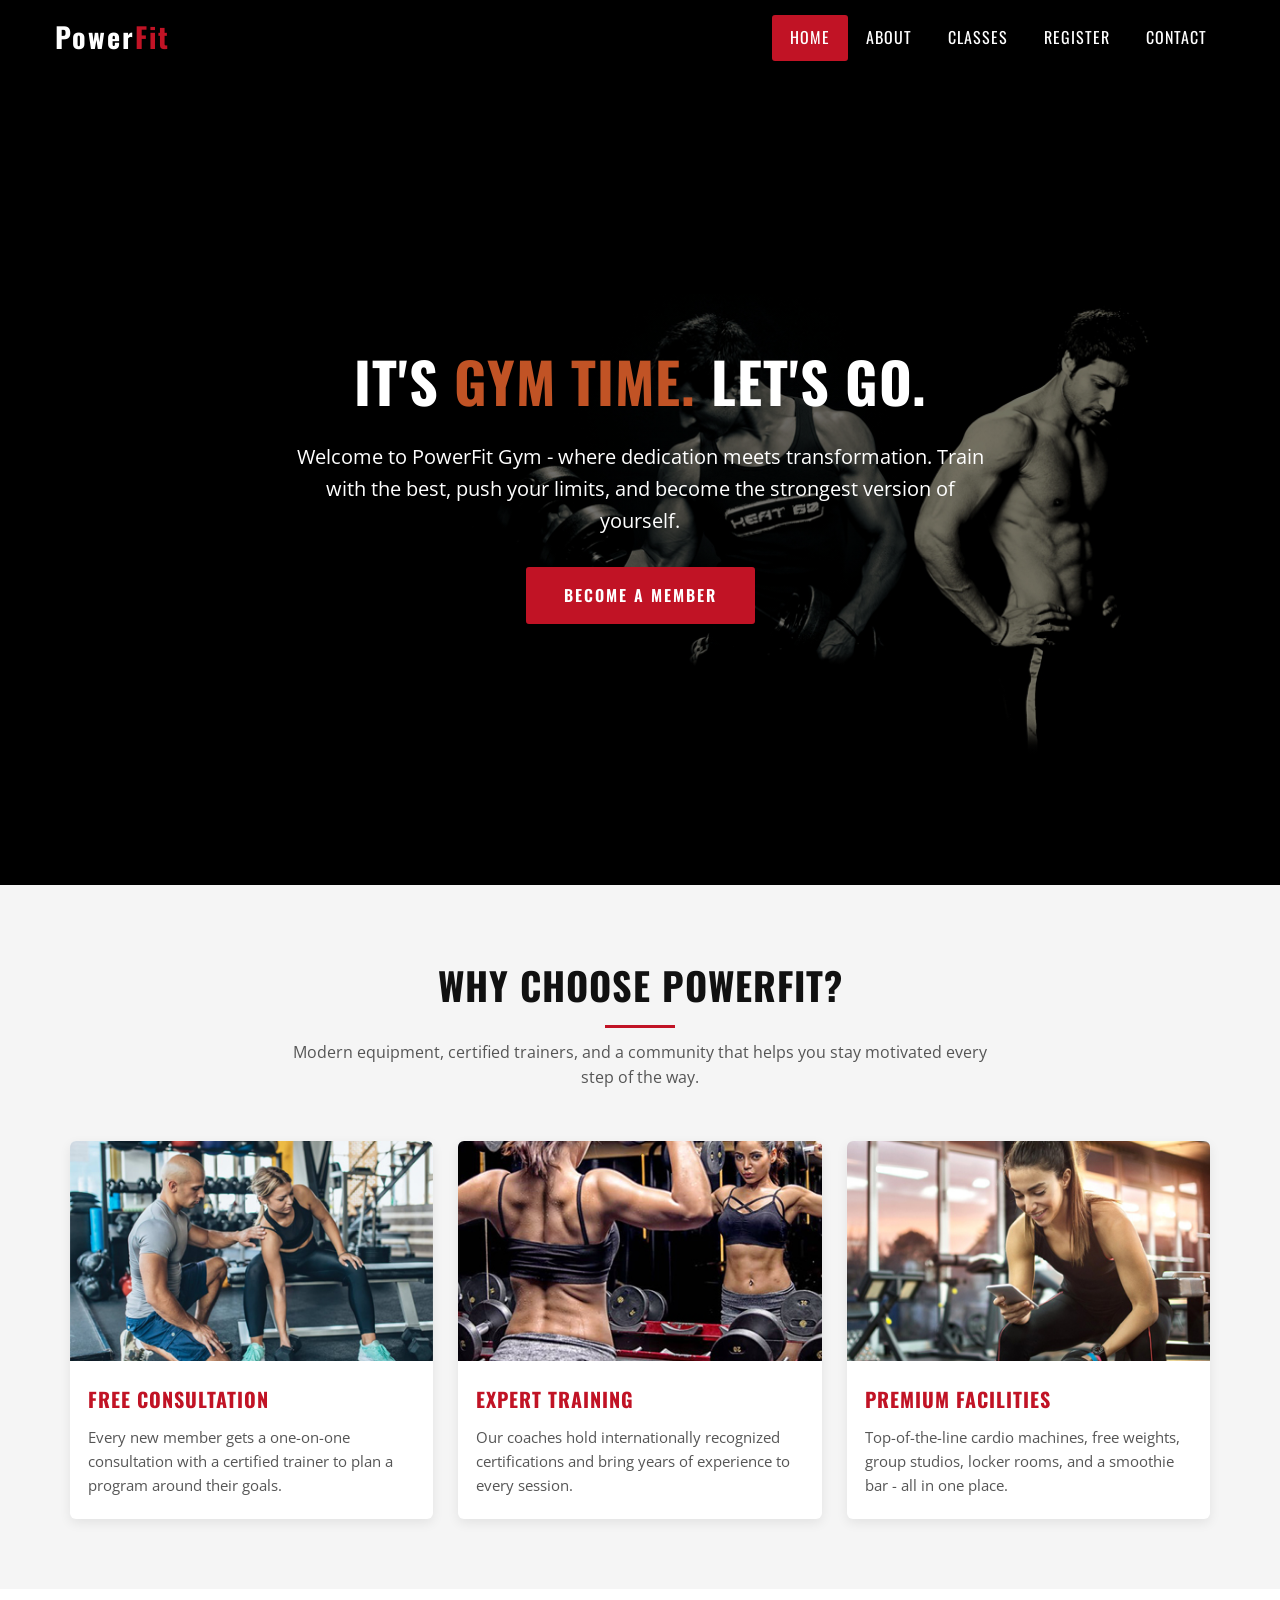
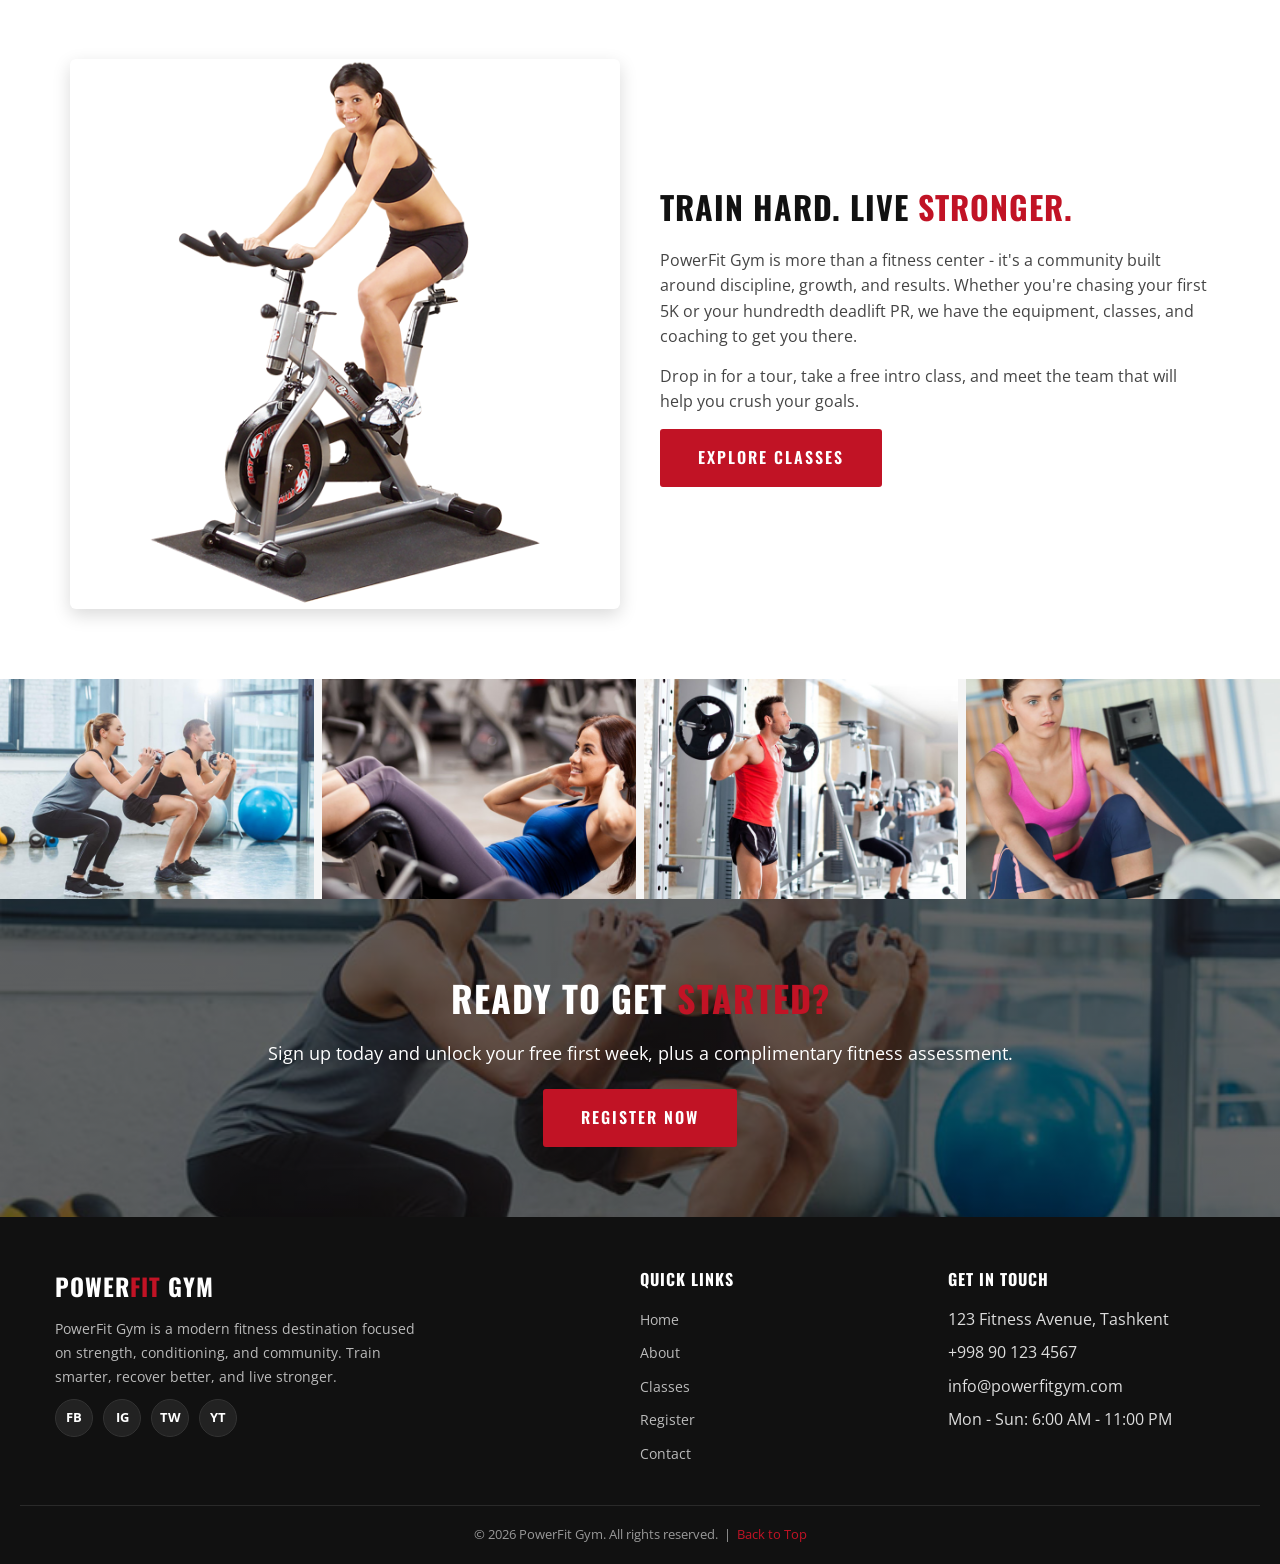
<file: index.html>
<!DOCTYPE html>
<html lang="en">
<head>
    <meta charset="UTF-8">
    <meta name="viewport" content="width=device-width, initial-scale=1.0">
    <title>PowerFit Gym | Home</title>
    <meta name="description" content="PowerFit Gym - your destination for strength, fitness, and a healthy lifestyle. Join our gym today.">
    <link rel="stylesheet" href="css/styles.css">
</head>
<body id="top">
    <!-- ============ Header / Navigation ============ -->
    <header class="site-header">
        <div class="header-inner">
            <div class="logo">
                <a href="index.html">Power<span>Fit</span></a>
            </div>
            <div class="ham-burger" aria-label="Toggle menu">
                <span></span>
                <span></span>
                <span></span>
            </div>
            <nav class="main-nav" aria-label="Main navigation">
                <ul>
                    <li><a href="index.html">Home</a></li>
                    <li><a href="about.html">About</a></li>
                    <li><a href="classes.html">Classes</a></li>
                    <li><a href="register.html">Register</a></li>
                    <li><a href="contact.html">Contact</a></li>
                </ul>
            </nav>
        </div>
    </header>

    <!-- ============ Main Content ============ -->
    <main>

        <!-- Hero Banner -->
        <section class="hero" id="home">
            <div class="hero-content">
                <h1>It's <span>Gym Time.</span> Let's Go.</h1>
                <p>Welcome to PowerFit Gym - where dedication meets transformation. Train with the best, push your limits, and become the strongest version of yourself.</p>
                <a href="register.html" class="btn">Become a Member</a>
            </div>
        </section>

        <!-- Intro / Features -->
        <section>
            <div class="container">
                <div class="section-title">
                    <h2>Why Choose PowerFit?</h2>
                    <p>Modern equipment, certified trainers, and a community that helps you stay motivated every step of the way.</p>
                </div>
                <div class="feature-grid">
                    <article class="feature-card">
                        <img src="assets/about1.jpg" alt="Free fitness consultation">
                        <div class="feature-text">
                            <h4>Free Consultation</h4>
                            <p>Every new member gets a one-on-one consultation with a certified trainer to plan a program around their goals.</p>
                        </div>
                    </article>
                    <article class="feature-card">
                        <img src="assets/about2.jpg" alt="Personal training session">
                        <div class="feature-text">
                            <h4>Expert Training</h4>
                            <p>Our coaches hold internationally recognized certifications and bring years of experience to every session.</p>
                        </div>
                    </article>
                    <article class="feature-card">
                        <img src="assets/about3.jpg" alt="Strength training equipment">
                        <div class="feature-text">
                            <h4>Premium Facilities</h4>
                            <p>Top-of-the-line cardio machines, free weights, group studios, locker rooms, and a smoothie bar - all in one place.</p>
                        </div>
                    </article>
                </div>
            </div>
        </section>

        <!-- Two-column intro -->
        <section class="bg-white">
            <div class="container">
                <div class="two-column">
                    <img src="assets/class2.png" alt="Trainer working out">
                    <div>
                        <h2>Train Hard. Live <span>Stronger.</span></h2>
                        <p>PowerFit Gym is more than a fitness center - it's a community built around discipline, growth, and results. Whether you're chasing your first 5K or your hundredth deadlift PR, we have the equipment, classes, and coaching to get you there.</p>
                        <p>Drop in for a tour, take a free intro class, and meet the team that will help you crush your goals.</p>
                        <a href="classes.html" class="btn">Explore Classes</a>
                    </div>
                </div>
            </div>
        </section>

        <!-- Gallery Strip -->
        <section class="no-padding">
            <div class="gallery-strip">
                <img src="assets/gallery1.jpg" alt="Workout gallery 1">
                <img src="assets/gallery2.jpg" alt="Workout gallery 2">
                <img src="assets/gallery3.jpg" alt="Workout gallery 3">
                <img src="assets/gallery4.jpg" alt="Workout gallery 4">
            </div>
        </section>

        <!-- CTA Strip -->
        <section class="cta-strip">
            <h2>Ready to Get <span class="text-accent">Started?</span></h2>
            <p>Sign up today and unlock your free first week, plus a complimentary fitness assessment.</p>
            <a href="register.html" class="btn">Register Now</a>
        </section>
    </main>

    <!-- ============ Footer ============ -->
    <footer class="site-footer">
        <div class="footer-inner">
            <div class="footer-brand">
                <h3>Power<span>Fit</span> Gym</h3>
                <p>PowerFit Gym is a modern fitness destination focused on strength, conditioning, and community. Train smarter, recover better, and live stronger.</p>
                <div class="social-links" aria-label="Social media">
                    <a href="#" aria-label="Facebook">FB</a>
                    <a href="#" aria-label="Instagram">IG</a>
                    <a href="#" aria-label="Twitter">TW</a>
                    <a href="#" aria-label="YouTube">YT</a>
                </div>
            </div>
            <div class="footer-col">
                <h4>Quick Links</h4>
                <ul>
                    <li><a href="index.html">Home</a></li>
                    <li><a href="about.html">About</a></li>
                    <li><a href="classes.html">Classes</a></li>
                    <li><a href="register.html">Register</a></li>
                    <li><a href="contact.html">Contact</a></li>
                </ul>
            </div>
            <div class="footer-col">
                <h4>Get In Touch</h4>
                <ul>
                    <li>123 Fitness Avenue, Tashkent</li>
                    <li>+998 90 123 4567</li>
                    <li>info@powerfitgym.com</li>
                    <li>Mon - Sun: 6:00 AM - 11:00 PM</li>
                </ul>
            </div>
        </div>
        <div class="footer-bottom">
            <p>&copy; 2026 PowerFit Gym. All rights reserved. &nbsp;|&nbsp; <a href="#top">Back to Top</a></p>
        </div>
    </footer>

    <a href="#top" class="back-to-top" aria-label="Back to top">&uarr;</a>

    <script src="js/scripts.js"></script>
</body>
</html>
</file>
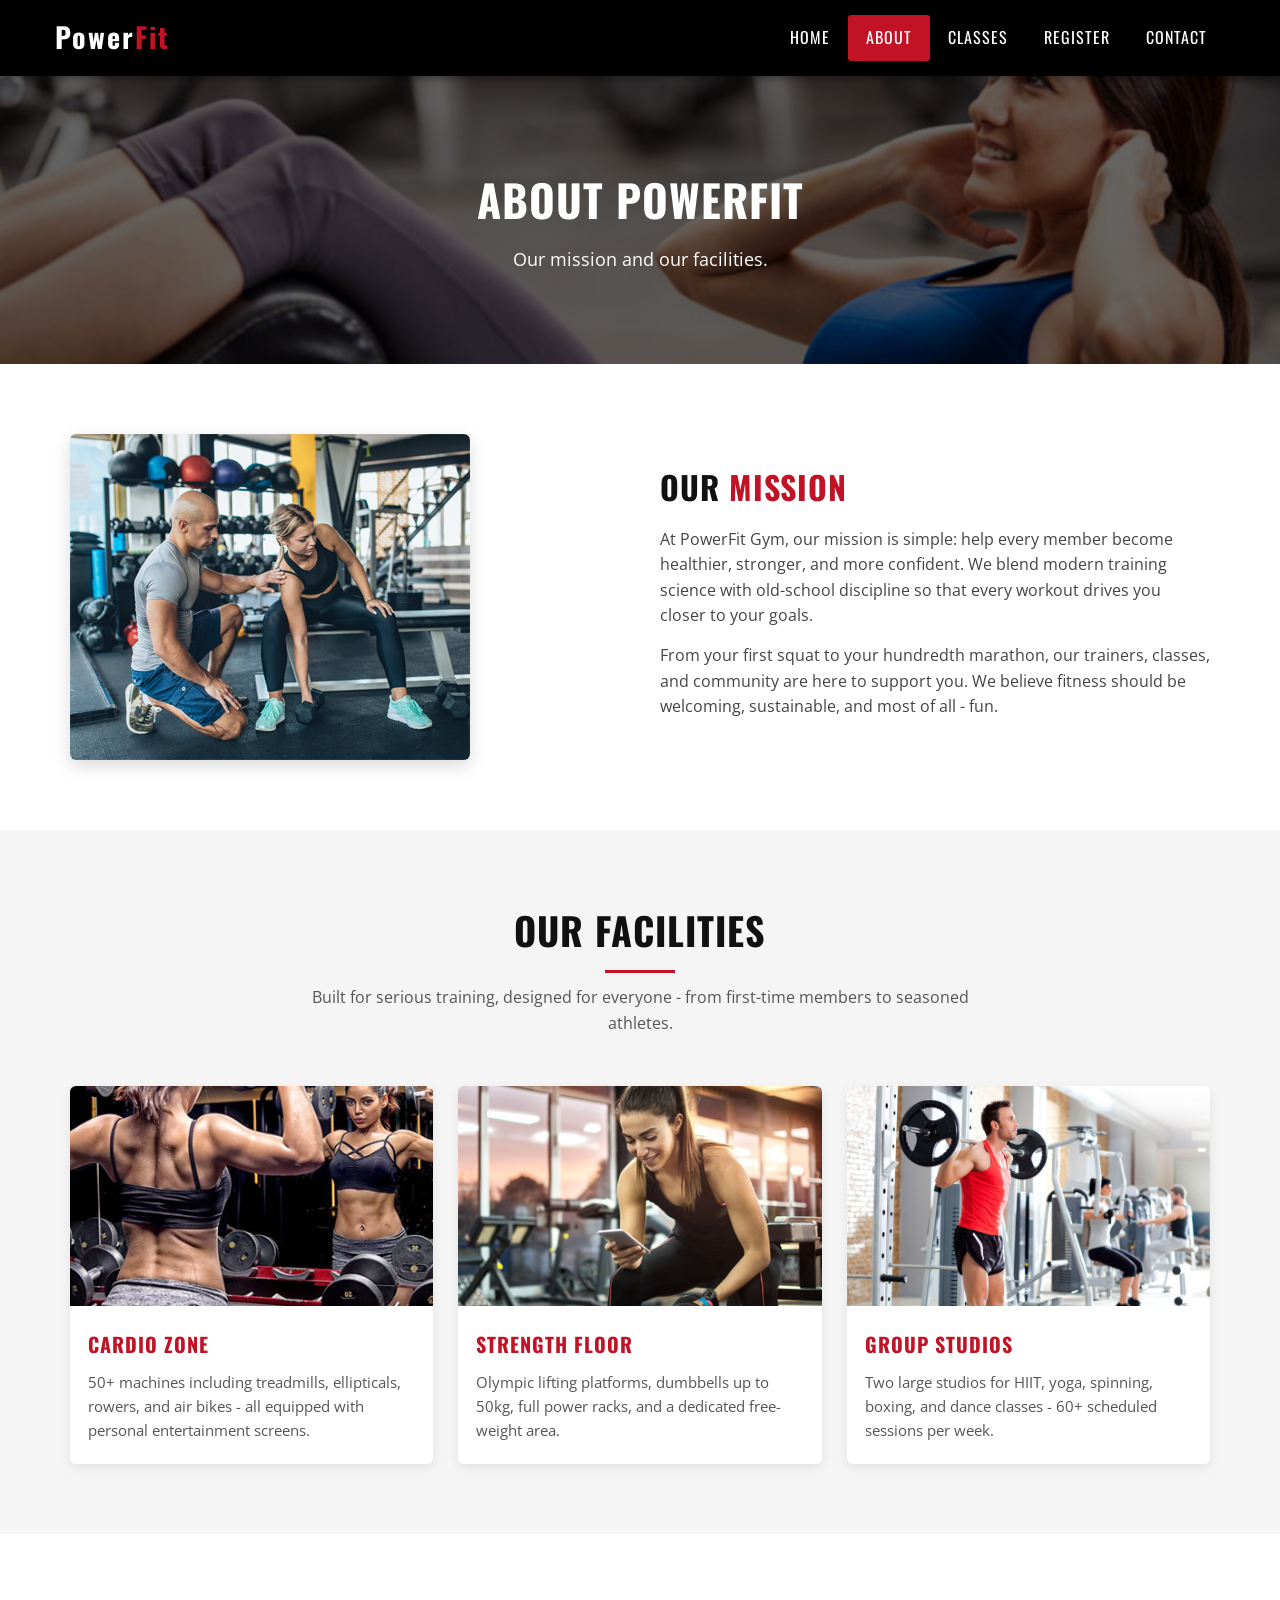
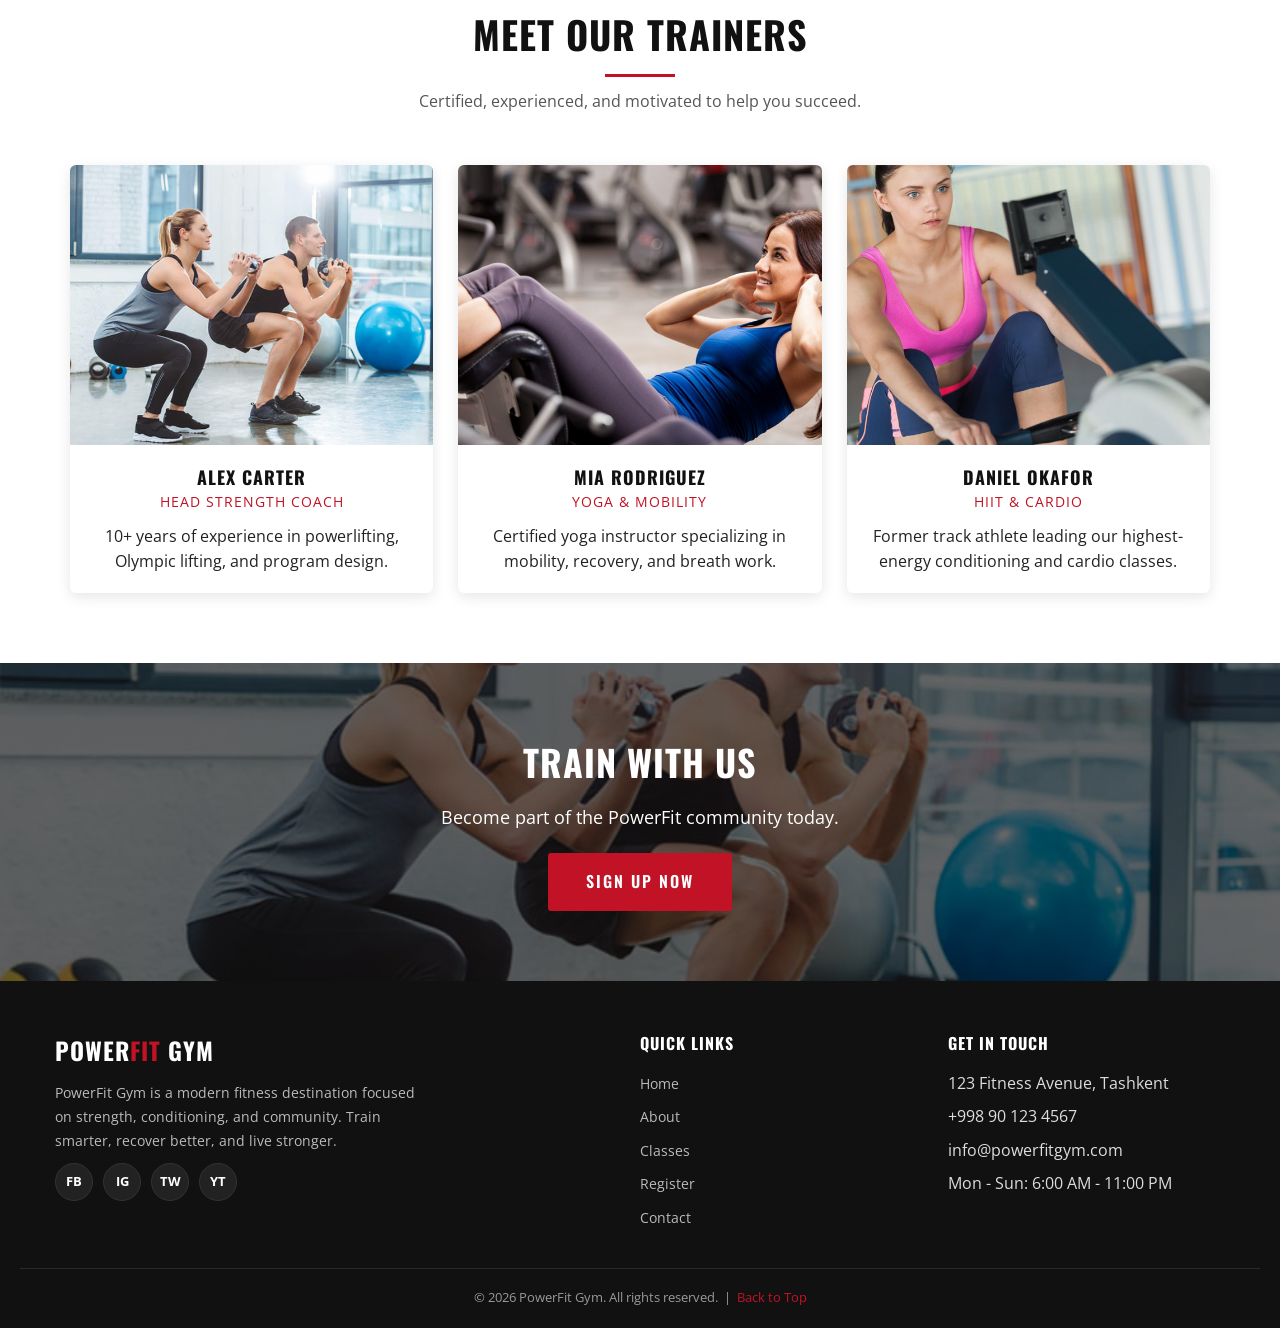
<file: about.html>
<!DOCTYPE html>
<html lang="en">
<head>
    <meta charset="UTF-8">
    <meta name="viewport" content="width=device-width, initial-scale=1.0">
    <title>PowerFit Gym | About Us</title>
    <meta name="description" content="Learn about PowerFit Gym - our mission, our trainers, and our world-class facilities.">
    <link rel="stylesheet" href="css/styles.css">
</head>
<body id="top">

    <header class="site-header">
        <div class="header-inner">
            <div class="logo">
                <a href="index.html">Power<span>Fit</span></a>
            </div>
            <div class="ham-burger" aria-label="Toggle menu">
                <span></span>
                <span></span>
                <span></span>
            </div>
            <nav class="main-nav" aria-label="Main navigation">
                <ul>
                    <li><a href="index.html">Home</a></li>
                    <li><a href="about.html">About</a></li>
                    <li><a href="classes.html">Classes</a></li>
                    <li><a href="register.html">Register</a></li>
                    <li><a href="contact.html">Contact</a></li>
                </ul>
            </nav>
        </div>
    </header>

    <!-- ============ Main Content ============ -->
    <main>

        <!-- Page banner -->
        <section class="page-banner">
            <h1>About PowerFit</h1>
            <p>Our mission and our facilities.</p>
        </section>

        <!-- Mission -->
        <section class="bg-white">
            <div class="container">
                <div class="two-column">
                    <img src="assets/about1.jpg" alt="PowerFit Gym facility">
                    <div>
                        <h2>Our <span>Mission</span></h2>
                        <p>At PowerFit Gym, our mission is simple: help every member become healthier, stronger, and more confident. We blend modern training science with old-school discipline so that every workout drives you closer to your goals.</p>
                        <p>From your first squat to your hundredth marathon, our trainers, classes, and community are here to support you. We believe fitness should be welcoming, sustainable, and most of all - fun.</p>
                    </div>
                </div>
            </div>
        </section>

        <!-- Facilities -->
        <section>
            <div class="container">
                <div class="section-title">
                    <h2>Our Facilities</h2>
                    <p>Built for serious training, designed for everyone - from first-time members to seasoned athletes.</p>
                </div>
                <div class="feature-grid">
                    <article class="feature-card">
                        <img src="assets/about2.jpg" alt="Cardio area">
                        <div class="feature-text">
                            <h4>Cardio Zone</h4>
                            <p>50+ machines including treadmills, ellipticals, rowers, and air bikes - all equipped with personal entertainment screens.</p>
                        </div>
                    </article>
                    <article class="feature-card">
                        <img src="assets/about3.jpg" alt="Weight lifting area">
                        <div class="feature-text">
                            <h4>Strength Floor</h4>
                            <p>Olympic lifting platforms, dumbbells up to 50kg, full power racks, and a dedicated free-weight area.</p>
                        </div>
                    </article>
                    <article class="feature-card">
                        <img src="assets/gallery3.jpg" alt="Group fitness studio">
                        <div class="feature-text">
                            <h4>Group Studios</h4>
                            <p>Two large studios for HIIT, yoga, spinning, boxing, and dance classes - 60+ scheduled sessions per week.</p>
                        </div>
                    </article>
                </div>
            </div>
        </section>

        <!-- Trainers -->
        <section class="bg-white">
            <div class="container">
                <div class="section-title">
                    <h2>Meet Our Trainers</h2>
                    <p>Certified, experienced, and motivated to help you succeed.</p>
                </div>
                <div class="trainer-grid">
                    <article class="trainer-card">
                        <img src="assets/gallery1.jpg" alt="Trainer Alex Carter">
                        <div class="trainer-info">
                            <h4>Alex Carter</h4>
                            <p class="role">Head Strength Coach</p>
                            <p>10+ years of experience in powerlifting, Olympic lifting, and program design.</p>
                        </div>
                    </article>
                    <article class="trainer-card">
                        <img src="assets/gallery2.jpg" alt="Trainer Mia Rodriguez">
                        <div class="trainer-info">
                            <h4>Mia Rodriguez</h4>
                            <p class="role">Yoga &amp; Mobility</p>
                            <p>Certified yoga instructor specializing in mobility, recovery, and breath work.</p>
                        </div>
                    </article>
                    <article class="trainer-card">
                        <img src="assets/gallery4.jpg" alt="Trainer Daniel Okafor">
                        <div class="trainer-info">
                            <h4>Daniel Okafor</h4>
                            <p class="role">HIIT &amp; Cardio</p>
                            <p>Former track athlete leading our highest-energy conditioning and cardio classes.</p>
                        </div>
                    </article>
                </div>
            </div>
        </section>

        <!-- CTA -->
        <section class="cta-strip">
            <h2>Train With Us</h2>
            <p>Become part of the PowerFit community today.</p>
            <a href="register.html" class="btn">Sign Up Now</a>
        </section>
    </main>

    <!-- ============ Footer ============ -->
    <footer class="site-footer">
        <div class="footer-inner">
            <div class="footer-brand">
                <h3>Power<span>Fit</span> Gym</h3>
                <p>PowerFit Gym is a modern fitness destination focused on strength, conditioning, and community. Train smarter, recover better, and live stronger.</p>
                <div class="social-links" aria-label="Social media">
                    <a href="#" aria-label="Facebook">FB</a>
                    <a href="#" aria-label="Instagram">IG</a>
                    <a href="#" aria-label="Twitter">TW</a>
                    <a href="#" aria-label="YouTube">YT</a>
                </div>
            </div>
            <div class="footer-col">
                <h4>Quick Links</h4>
                <ul>
                    <li><a href="index.html">Home</a></li>
                    <li><a href="about.html">About</a></li>
                    <li><a href="classes.html">Classes</a></li>
                    <li><a href="register.html">Register</a></li>
                    <li><a href="contact.html">Contact</a></li>
                </ul>
            </div>
            <div class="footer-col">
                <h4>Get In Touch</h4>
                <ul>
                    <li>123 Fitness Avenue, Tashkent</li>
                    <li>+998 90 123 4567</li>
                    <li>info@powerfitgym.com</li>
                    <li>Mon - Sun: 6:00 AM - 11:00 PM</li>
                </ul>
            </div>
        </div>
        <div class="footer-bottom">
            <p>&copy; 2026 PowerFit Gym. All rights reserved. &nbsp;|&nbsp; <a href="#top">Back to Top</a></p>
        </div>
    </footer>

    <a href="#top" class="back-to-top" aria-label="Back to top">&uarr;</a>

    <script src="js/scripts.js"></script>
</body>
</html>
</file>
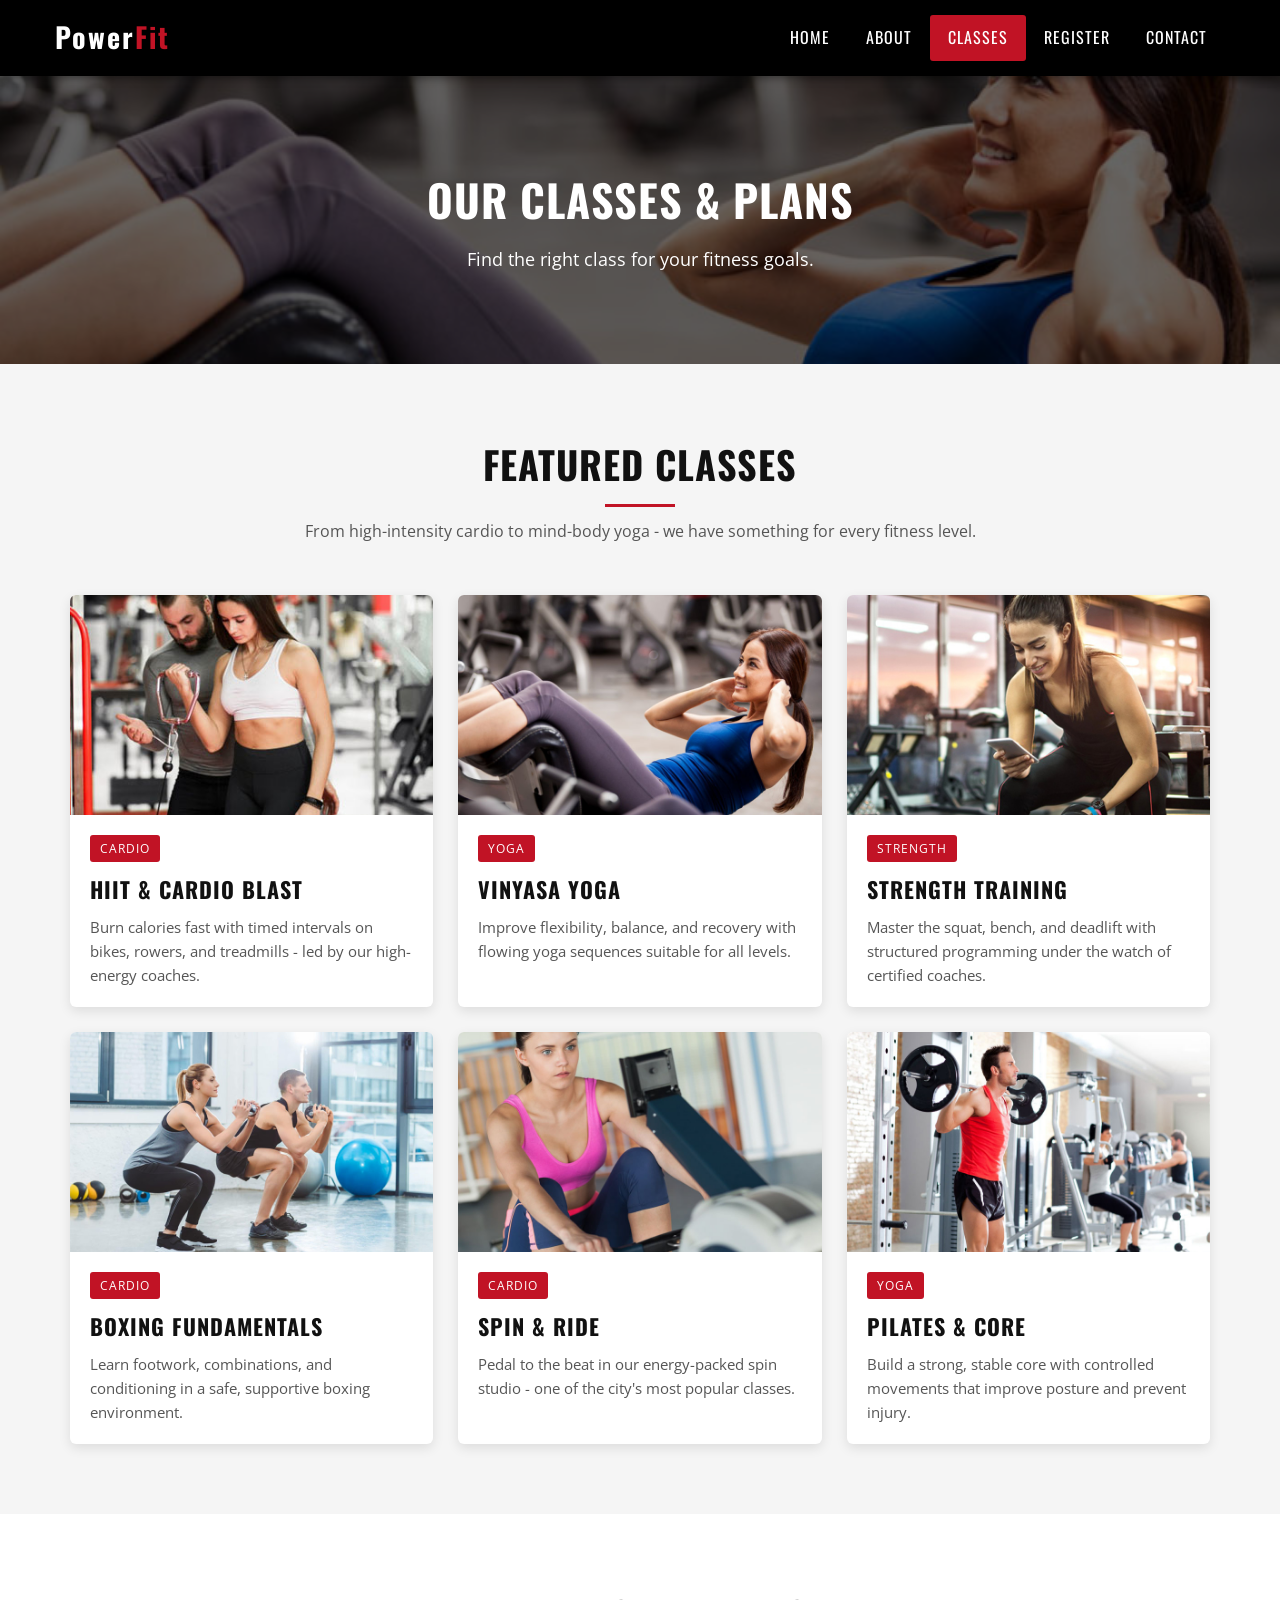
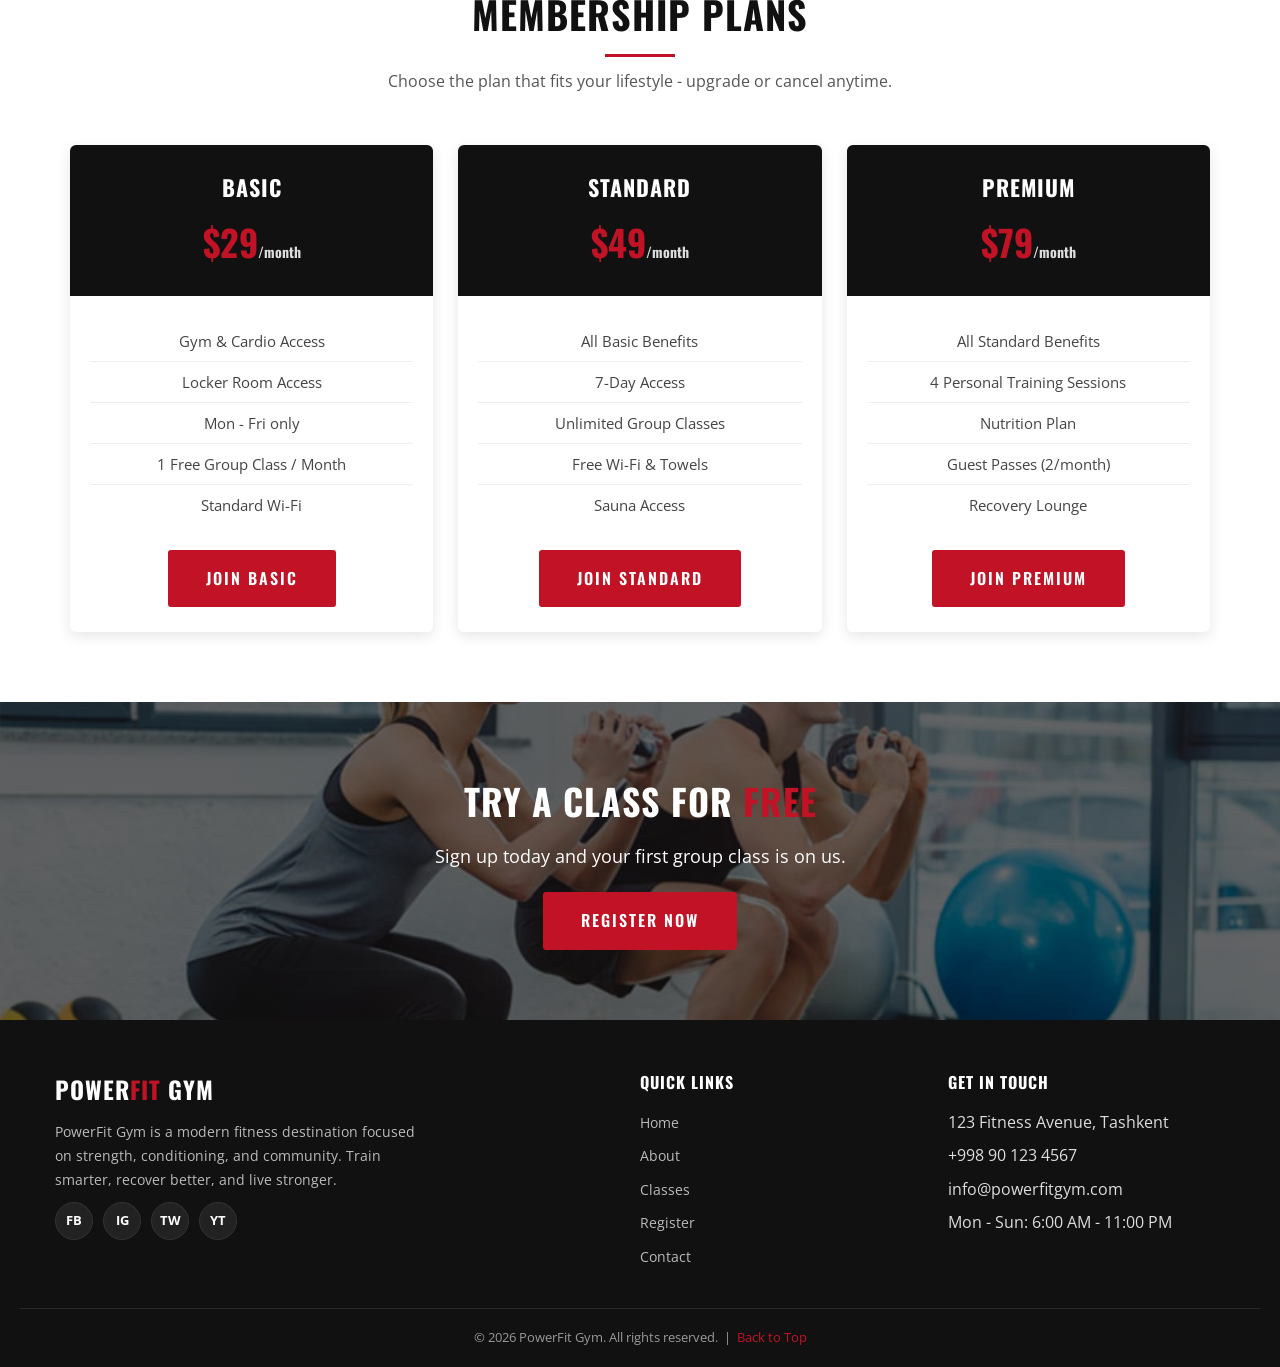
<file: classes.html>
<!DOCTYPE html>
<html lang="en">
<head>
    <meta charset="UTF-8">
    <meta name="viewport" content="width=device-width, initial-scale=1.0">
    <title>PowerFit Gym | Classes &amp; Plans</title>
    <meta name="description" content="Explore PowerFit Gym classes - cardio, yoga, strength training - and our membership plans.">
    <link rel="stylesheet" href="css/styles.css">
</head>
<body id="top">

    <!-- ============ Header / Navigation ============ -->
    <header class="site-header">
        <div class="header-inner">
            <div class="logo">
                <a href="index.html">Power<span>Fit</span></a>
            </div>
            <div class="ham-burger" aria-label="Toggle menu">
                <span></span>
                <span></span>
                <span></span>
            </div>
            <nav class="main-nav" aria-label="Main navigation">
                <ul>
                    <li><a href="index.html">Home</a></li>
                    <li><a href="about.html">About</a></li>
                    <li><a href="classes.html">Classes</a></li>
                    <li><a href="register.html">Register</a></li>
                    <li><a href="contact.html">Contact</a></li>
                </ul>
            </nav>
        </div>
    </header>

    <!-- ============ Main Content ============ -->
    <main>

        <!-- Page banner -->
        <section class="page-banner">
            <h1>Our Classes &amp; Plans</h1>
            <p>Find the right class for your fitness goals.</p>
        </section>

        <!-- Classes -->
        <section>
            <div class="container">
                <div class="section-title">
                    <h2>Featured Classes</h2>
                    <p>From high-intensity cardio to mind-body yoga - we have something for every fitness level.</p>
                </div>
                <div class="class-grid">
                    <article class="class-card">
                        <img src="assets/class1.jpg" alt="Cardio class">
                        <div class="class-info">
                            <span class="class-tag">Cardio</span>
                            <h3>HIIT &amp; Cardio Blast</h3>
                            <p>Burn calories fast with timed intervals on bikes, rowers, and treadmills - led by our high-energy coaches.</p>
                        </div>
                    </article>
                    <article class="class-card">
                        <img src="assets/gallery2.jpg" alt="Yoga class">
                        <div class="class-info">
                            <span class="class-tag">Yoga</span>
                            <h3>Vinyasa Yoga</h3>
                            <p>Improve flexibility, balance, and recovery with flowing yoga sequences suitable for all levels.</p>
                        </div>
                    </article>
                    <article class="class-card">
                        <img src="assets/about3.jpg" alt="Strength training class">
                        <div class="class-info">
                            <span class="class-tag">Strength</span>
                            <h3>Strength Training</h3>
                            <p>Master the squat, bench, and deadlift with structured programming under the watch of certified coaches.</p>
                        </div>
                    </article>
                    <article class="class-card">
                        <img src="assets/gallery1.jpg" alt="Boxing class">
                        <div class="class-info">
                            <span class="class-tag">Cardio</span>
                            <h3>Boxing Fundamentals</h3>
                            <p>Learn footwork, combinations, and conditioning in a safe, supportive boxing environment.</p>
                        </div>
                    </article>
                    <article class="class-card">
                        <img src="assets/gallery4.jpg" alt="Spin class">
                        <div class="class-info">
                            <span class="class-tag">Cardio</span>
                            <h3>Spin &amp; Ride</h3>
                            <p>Pedal to the beat in our energy-packed spin studio - one of the city's most popular classes.</p>
                        </div>
                    </article>
                    <article class="class-card">
                        <img src="assets/gallery3.jpg" alt="Pilates class">
                        <div class="class-info">
                            <span class="class-tag">Yoga</span>
                            <h3>Pilates &amp; Core</h3>
                            <p>Build a strong, stable core with controlled movements that improve posture and prevent injury.</p>
                        </div>
                    </article>
                </div>
            </div>
        </section>

        <!-- Membership Plans -->
        <section class="bg-white">
            <div class="container">
                <div class="section-title">
                    <h2>Membership Plans</h2>
                    <p>Choose the plan that fits your lifestyle - upgrade or cancel anytime.</p>
                </div>
                <div class="plan-grid">
                    <article class="plan-card">
                        <div class="plan-header">
                            <h3>Basic</h3>
                            <div class="plan-price">$29<small>/month</small></div>
                        </div>
                        <ul>
                            <li>Gym &amp; Cardio Access</li>
                            <li>Locker Room Access</li>
                            <li>Mon - Fri only</li>
                            <li>1 Free Group Class / Month</li>
                            <li>Standard Wi-Fi</li>
                        </ul>
                        <div class="plan-cta">
                            <a href="register.html" class="btn">Join Basic</a>
                        </div>
                    </article>
                    <article class="plan-card">
                        <div class="plan-header">
                            <h3>Standard</h3>
                            <div class="plan-price">$49<small>/month</small></div>
                        </div>
                        <ul>
                            <li>All Basic Benefits</li>
                            <li>7-Day Access</li>
                            <li>Unlimited Group Classes</li>
                            <li>Free Wi-Fi &amp; Towels</li>
                            <li>Sauna Access</li>
                        </ul>
                        <div class="plan-cta">
                            <a href="register.html" class="btn">Join Standard</a>
                        </div>
                    </article>
                    <article class="plan-card">
                        <div class="plan-header">
                            <h3>Premium</h3>
                            <div class="plan-price">$79<small>/month</small></div>
                        </div>
                        <ul>
                            <li>All Standard Benefits</li>
                            <li>4 Personal Training Sessions</li>
                            <li>Nutrition Plan</li>
                            <li>Guest Passes (2/month)</li>
                            <li>Recovery Lounge</li>
                        </ul>
                        <div class="plan-cta">
                            <a href="register.html" class="btn">Join Premium</a>
                        </div>
                    </article>
                </div>
            </div>
        </section>

        <!-- CTA -->
        <section class="cta-strip">
            <h2>Try a Class for <span class="text-accent">Free</span></h2>
            <p>Sign up today and your first group class is on us.</p>
            <a href="register.html" class="btn">Register Now</a>
        </section>
    </main>

    <!-- ============ Footer ============ -->
    <footer class="site-footer">
        <div class="footer-inner">
            <div class="footer-brand">
                <h3>Power<span>Fit</span> Gym</h3>
                <p>PowerFit Gym is a modern fitness destination focused on strength, conditioning, and community. Train smarter, recover better, and live stronger.</p>
                <div class="social-links" aria-label="Social media">
                    <a href="#" aria-label="Facebook">FB</a>
                    <a href="#" aria-label="Instagram">IG</a>
                    <a href="#" aria-label="Twitter">TW</a>
                    <a href="#" aria-label="YouTube">YT</a>
                </div>
            </div>
            <div class="footer-col">
                <h4>Quick Links</h4>
                <ul>
                    <li><a href="index.html">Home</a></li>
                    <li><a href="about.html">About</a></li>
                    <li><a href="classes.html">Classes</a></li>
                    <li><a href="register.html">Register</a></li>
                    <li><a href="contact.html">Contact</a></li>
                </ul>
            </div>
            <div class="footer-col">
                <h4>Get In Touch</h4>
                <ul>
                    <li>123 Fitness Avenue, Tashkent</li>
                    <li>+998 90 123 4567</li>
                    <li>info@powerfitgym.com</li>
                    <li>Mon - Sun: 6:00 AM - 11:00 PM</li>
                </ul>
            </div>
        </div>
        <div class="footer-bottom">
            <p>&copy; 2026 PowerFit Gym. All rights reserved. &nbsp;|&nbsp; <a href="#top">Back to Top</a></p>
        </div>
    </footer>

    <a href="#top" class="back-to-top" aria-label="Back to top">&uarr;</a>

    <script src="js/scripts.js"></script>
</body>
</html>
</file>
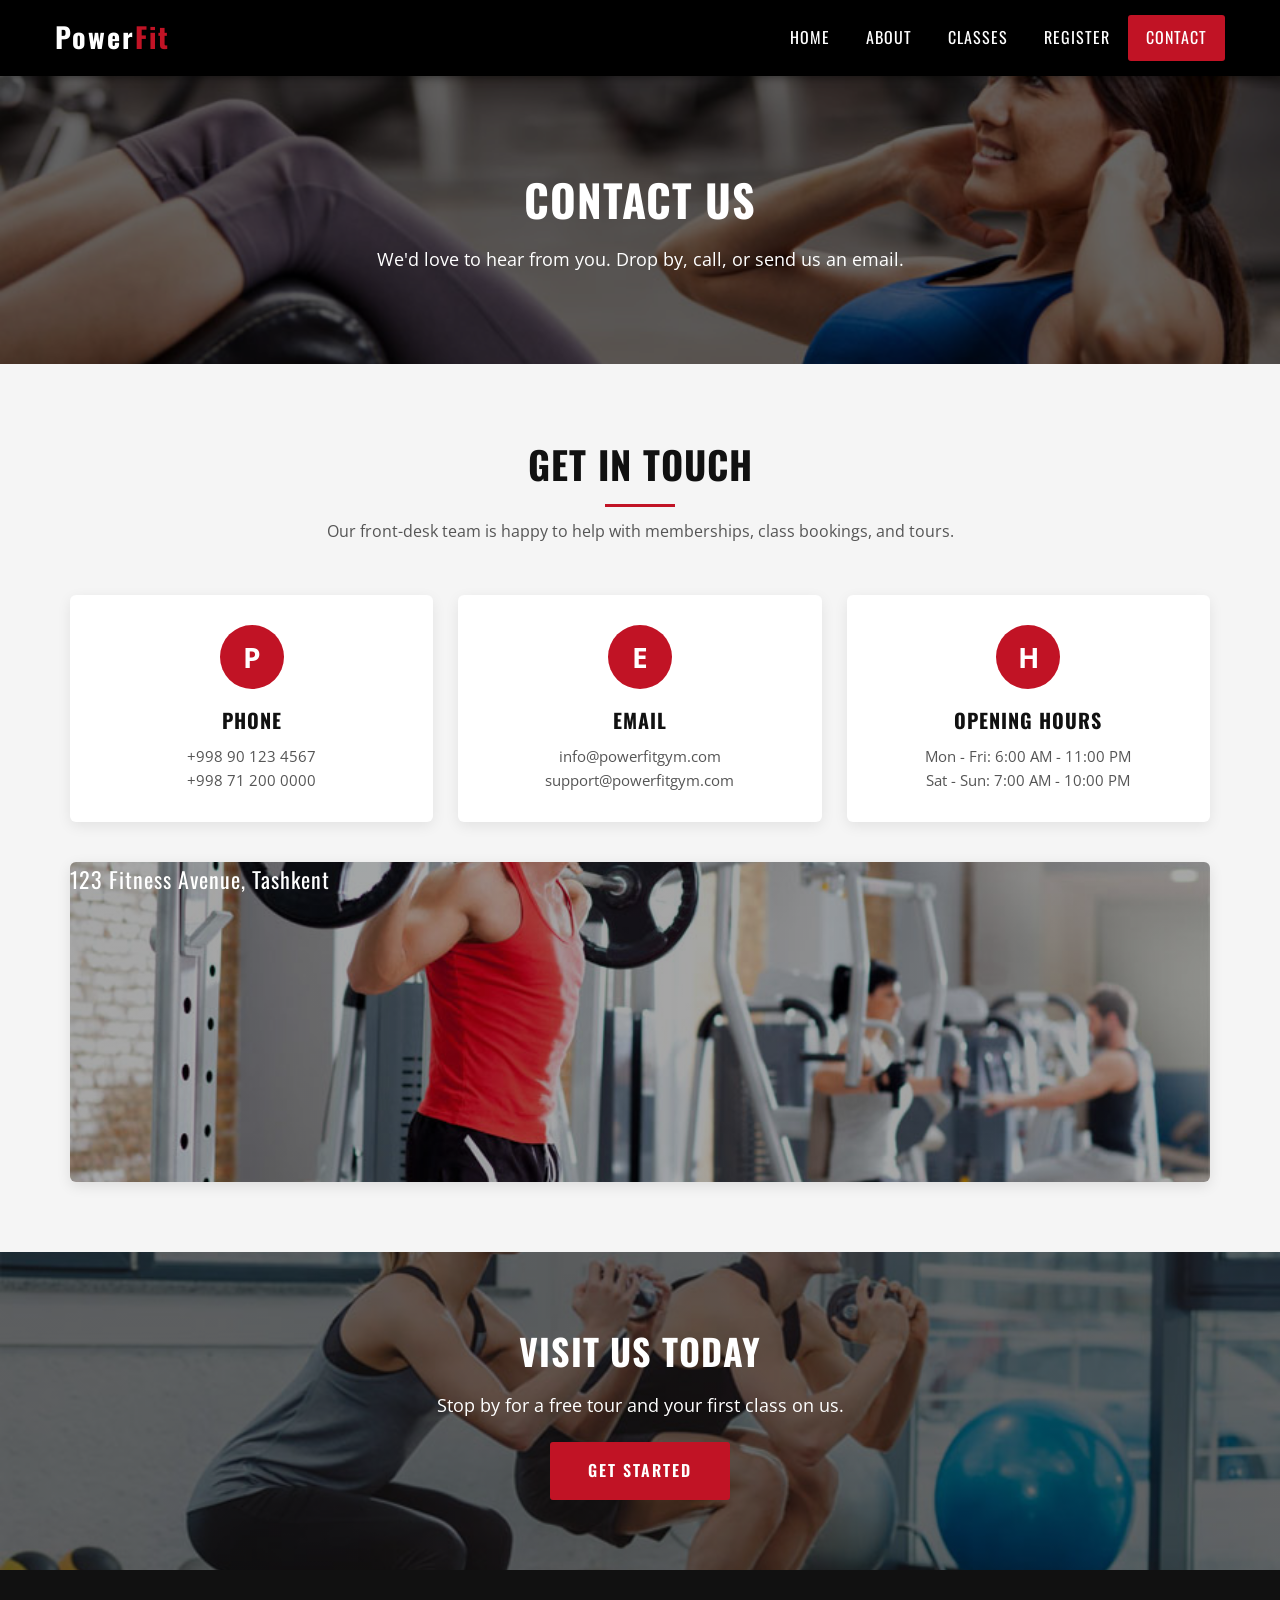
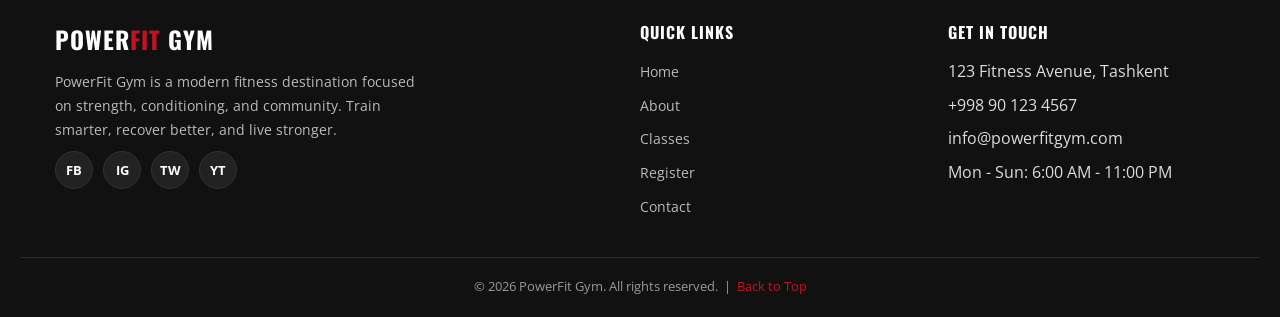
<file: contact.html>
<!DOCTYPE html>
<html lang="en">
<head>
    <meta charset="UTF-8">
    <meta name="viewport" content="width=device-width, initial-scale=1.0">
    <title>PowerFit Gym | Contact</title>
    <meta name="description" content="Contact PowerFit Gym - phone, email, opening hours, and location.">
    <link rel="stylesheet" href="css/styles.css">
</head>
<body id="top">

    <!-- ============ Header / Navigation ============ -->
    <header class="site-header">
        <div class="header-inner">
            <div class="logo">
                <a href="index.html">Power<span>Fit</span></a>
            </div>
            <div class="ham-burger" aria-label="Toggle menu">
                <span></span>
                <span></span>
                <span></span>
            </div>
            <nav class="main-nav" aria-label="Main navigation">
                <ul>
                    <li><a href="index.html">Home</a></li>
                    <li><a href="about.html">About</a></li>
                    <li><a href="classes.html">Classes</a></li>
                    <li><a href="register.html">Register</a></li>
                    <li><a href="contact.html">Contact</a></li>
                </ul>
            </nav>
        </div>
    </header>

    <!-- ============ Main Content ============ -->
    <main>

        <!-- Page banner -->
        <section class="page-banner">
            <h1>Contact Us</h1>
            <p>We'd love to hear from you. Drop by, call, or send us an email.</p>
        </section>

        <!-- Contact Cards -->
        <section>
            <div class="container">
                <div class="section-title">
                    <h2>Get In Touch</h2>
                    <p>Our front-desk team is happy to help with memberships, class bookings, and tours.</p>
                </div>
                <div class="contact-grid">
                    <article class="contact-card">
                        <div class="icon" aria-hidden="true">P</div>
                        <h4>Phone</h4>
                        <p>+998 90 123 4567</p>
                        <p>+998 71 200 0000</p>
                    </article>
                    <article class="contact-card">
                        <div class="icon" aria-hidden="true">E</div>
                        <h4>Email</h4>
                        <p>info@powerfitgym.com</p>
                        <p>support@powerfitgym.com</p>
                    </article>
                    <article class="contact-card">
                        <div class="icon" aria-hidden="true">H</div>
                        <h4>Opening Hours</h4>
                        <p>Mon - Fri: 6:00 AM - 11:00 PM</p>
                        <p>Sat - Sun: 7:00 AM - 10:00 PM</p>
                    </article>
                </div>

                <div class="map-wrapper">
                    <div class="map-placeholder" role="img" aria-label="Map of PowerFit Gym location">
                        123 Fitness Avenue, Tashkent
                    </div>
                </div>
            </div>
        </section>

        <!-- CTA -->
        <section class="cta-strip">
            <h2>Visit Us Today</h2>
            <p>Stop by for a free tour and your first class on us.</p>
            <a href="register.html" class="btn">Get Started</a>
        </section>
    </main>

    <!-- ============ Footer ============ -->
    <footer class="site-footer">
        <div class="footer-inner">
            <div class="footer-brand">
                <h3>Power<span>Fit</span> Gym</h3>
                <p>PowerFit Gym is a modern fitness destination focused on strength, conditioning, and community. Train smarter, recover better, and live stronger.</p>
                <div class="social-links" aria-label="Social media">
                    <a href="#" aria-label="Facebook">FB</a>
                    <a href="#" aria-label="Instagram">IG</a>
                    <a href="#" aria-label="Twitter">TW</a>
                    <a href="#" aria-label="YouTube">YT</a>
                </div>
            </div>
            <div class="footer-col">
                <h4>Quick Links</h4>
                <ul>
                    <li><a href="index.html">Home</a></li>
                    <li><a href="about.html">About</a></li>
                    <li><a href="classes.html">Classes</a></li>
                    <li><a href="register.html">Register</a></li>
                    <li><a href="contact.html">Contact</a></li>
                </ul>
            </div>
            <div class="footer-col">
                <h4>Get In Touch</h4>
                <ul>
                    <li>123 Fitness Avenue, Tashkent</li>
                    <li>+998 90 123 4567</li>
                    <li>info@powerfitgym.com</li>
                    <li>Mon - Sun: 6:00 AM - 11:00 PM</li>
                </ul>
            </div>
        </div>
        <div class="footer-bottom">
            <p>&copy; 2026 PowerFit Gym. All rights reserved. &nbsp;|&nbsp; <a href="#top">Back to Top</a></p>
        </div>
    </footer>

    <a href="#top" class="back-to-top" aria-label="Back to top">&uarr;</a>

    <script src="js/scripts.js"></script>
</body>
</html>
</file>
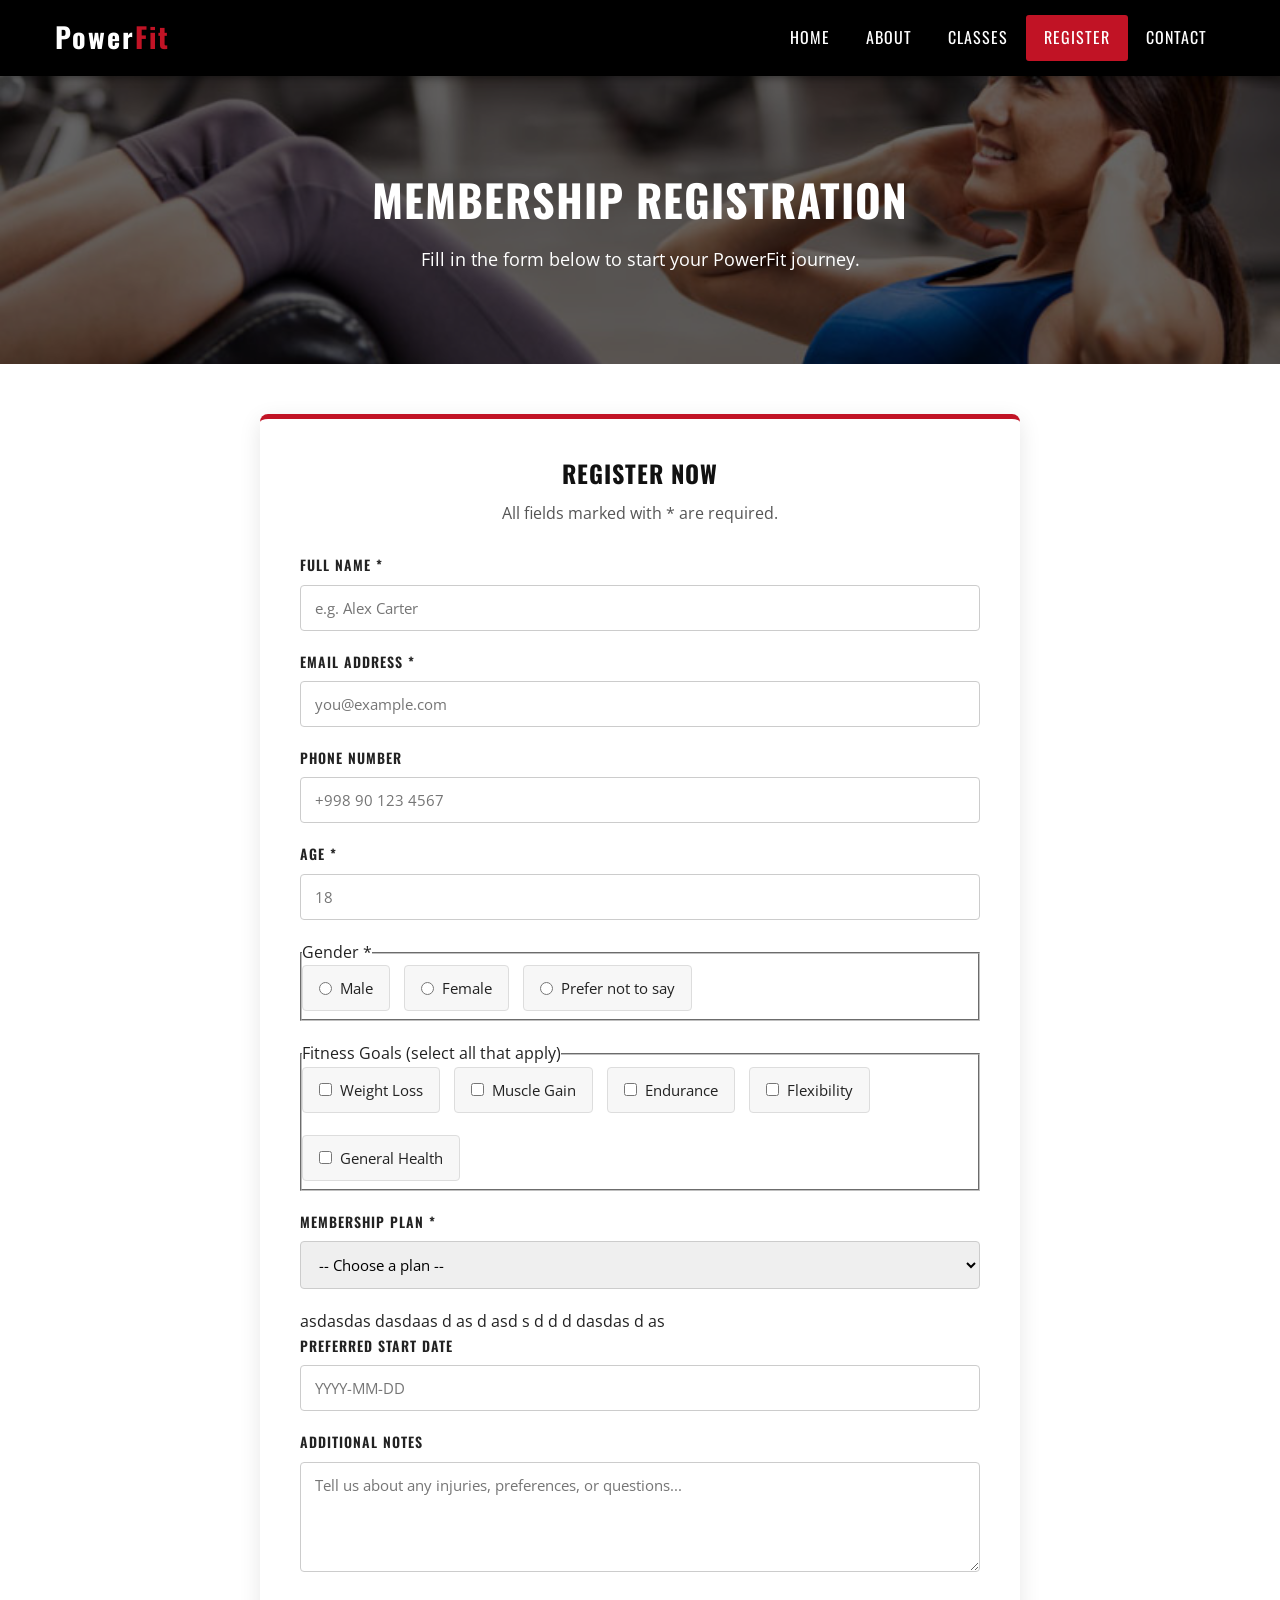
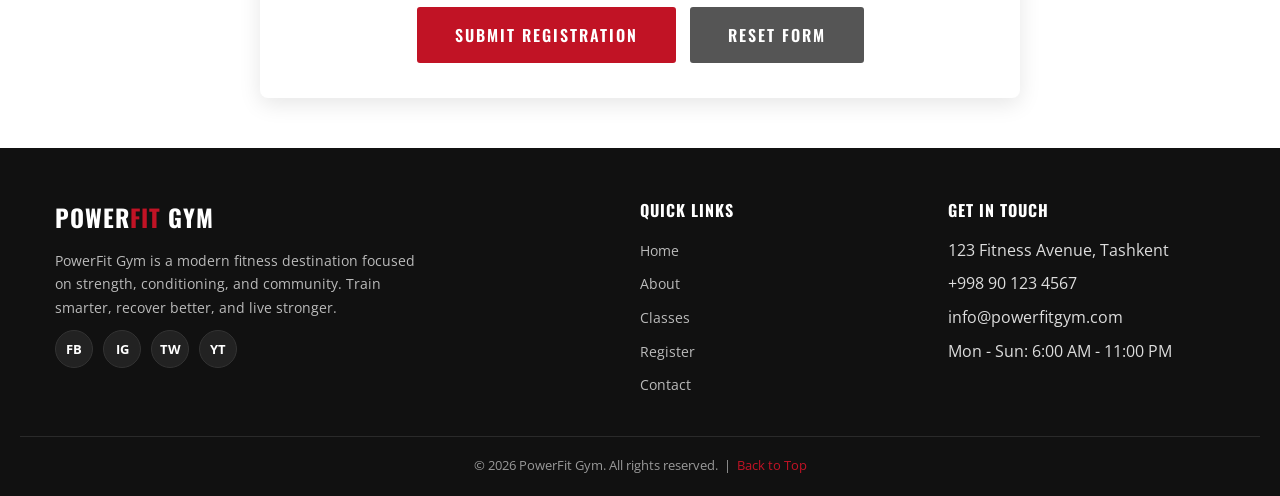
<file: register.html>
<!DOCTYPE html>
<html lang="en">
<head>
    <meta charset="UTF-8">
    <meta name="viewport" content="width=device-width, initial-scale=1.0">
    <title>PowerFit Gym | Register</title>
    <meta name="description" content="Sign up for a PowerFit Gym membership. Fill out the registration form and start your fitness journey.">
    <link rel="stylesheet" href="css/styles.css">
</head>
<body id="top">

    <header class="site-header">
        <div class="header-inner">
            <div class="logo">
                <a href="index.html">Power<span>Fit</span></a>
            </div>
            <div class="ham-burger" aria-label="Toggle menu">
                <span></span>
                <span></span>
                <span></span>
            </div>
            <nav class="main-nav" aria-label="Main navigation">
                <ul>
                    <li><a href="index.html">Home</a></li>
                    <li><a href="about.html">About</a></li>
                    <li><a href="classes.html">Classes</a></li>
                    <li><a href="register.html">Register</a></li>
                    <li><a href="contact.html">Contact</a></li>
                </ul>
            </nav>
        </div>
    </header>

    <main>

        <!-- Page banner -->
        <section class="page-banner">
            <h1>Membership Registration</h1>
            <p>Fill in the form below to start your PowerFit journey.</p>
        </section>

        <!-- Registration Form -->
        <section class="form-section">
            <div class="container">
                <article class="form-card">
                    <h2>Register Now</h2>
                    <p class="form-intro">All fields marked with * are required.</p>

                    <div id="form-errors" class="error-box" role="alert"></div>

                    <form id="registration-form" novalidate>

                        <div class="form-group">
                            <label for="fullName">Full Name *</label>
                            <input type="text" id="fullName" name="fullName" placeholder="e.g. Alex Carter" required>
                        </div>

                        <div class="form-group">
                            <label for="email">Email Address *</label>
                            <input type="email" id="email" name="email" placeholder="you@example.com" required>
                        </div>

                        <div class="form-group">
                            <label for="phone">Phone Number</label>
                            <input type="tel" id="phone" name="phone" placeholder="+998 90 123 4567">
                        </div>

                        <div class="form-group">
                            <label for="age">Age *</label>
                            <input type="number" id="age" name="age" min="12" max="100" placeholder="18" required>
                        </div>

                        <fieldset class="form-group">
                            <legend>Gender *</legend>
                            <div class="radio-group">
                                <label><input type="radio" name="gender" value="Male"> Male</label>
                                <label><input type="radio" name="gender" value="Female"> Female</label>
                                <label><input type="radio" name="gender" value="Prefer not to say"> Prefer not to say</label>
                            </div>
                        </fieldset>

                        <fieldset class="form-group">
                            <legend>Fitness Goals (select all that apply)</legend>
                            <div class="checkbox-group">
                                <label><input type="checkbox" name="goals" value="Weight Loss"> Weight Loss</label>
                                <label><input type="checkbox" name="goals" value="Muscle Gain"> Muscle Gain</label>
                                <label><input type="checkbox" name="goals" value="Endurance"> Endurance</label>
                                <label><input type="checkbox" name="goals" value="Flexibility"> Flexibility</label>
                                <label><input type="checkbox" name="goals" value="General Health"> General Health</label>
                            </div>
                        </fieldset>

                        <div class="form-group">
                            <label for="plan">Membership Plan *</label>
                            <select id="plan" name="plan" required>
                                <option value="">-- Choose a plan --</option>
                                <option value="basic">Basic - $29/Month</option>
                                <option value="standard">Standard - $69/Month</option>
                                <option value="premium">Premium - $79/Month</option>
                                <option value="elite">Elite - $99/Month</option>
                            </select>
                        </div>
<!-- ////asdasd -->
 asdasdas dasdaas
 d as
 d asd s
 d d
  d
   dasdas
   d as
                        <div class="form-group">
                            <label for="startDate">Preferred Start Date</label>
                            <input type="text" id="startDate" name="startDate" placeholder="YYYY-MM-DD">
                        </div>

                        <div class="form-group">
                            <label for="notes">Additional Notes</label>
                            <textarea id="notes" name="notes" placeholder="Tell us about any injuries, preferences, or questions..."></textarea>
                        </div>

                        <div class="form-buttons">
                            <button type="submit" class="btn">Submit Registration</button>
                            <button type="reset" class="btn btn-reset">Reset Form</button>
                        </div>
                    </form>
                </article>
            </div>
        </section>
    </main>

    <!-- ============ Footer ============ -->
    <footer class="site-footer">
        <div class="footer-inner">
            <div class="footer-brand">
                <h3>Power<span>Fit</span> Gym</h3>
                <p>PowerFit Gym is a modern fitness destination focused on strength, conditioning, and community. Train smarter, recover better, and live stronger.</p>
                <div class="social-links" aria-label="Social media">
                    <a href="#" aria-label="Facebook">FB</a>
                    <a href="#" aria-label="Instagram">IG</a>
                    <a href="#" aria-label="Twitter">TW</a>
                    <a href="#" aria-label="YouTube">YT</a>
                </div>
            </div>
            <div class="footer-col">
                <h4>Quick Links</h4>
                <ul>
                    <li><a href="index.html">Home</a></li>
                    <li><a href="about.html">About</a></li>
                    <li><a href="classes.html">Classes</a></li>
                    <li><a href="register.html">Register</a></li>
                    <li><a href="contact.html">Contact</a></li>
                </ul>
            </div>
            <div class="footer-col">
                <h4>Get In Touch</h4>
                <ul>
                    <li>123 Fitness Avenue, Tashkent</li>
                    <li>+998 90 123 4567</li>
                    <li>info@powerfitgym.com</li>
                    <li>Mon - Sun: 6:00 AM - 11:00 PM</li>
                </ul>
            </div>
        </div>
        <div class="footer-bottom">
            <p>&copy; 2026 PowerFit Gym. All rights reserved. &nbsp;|&nbsp; <a href="#top">Back to Top</a></p>
        </div>
    </footer>

    <a href="#top" class="back-to-top" aria-label="Back to top">&uarr;</a>

    <script src="js/scripts.js"></script>
</body>
</html>
</file>
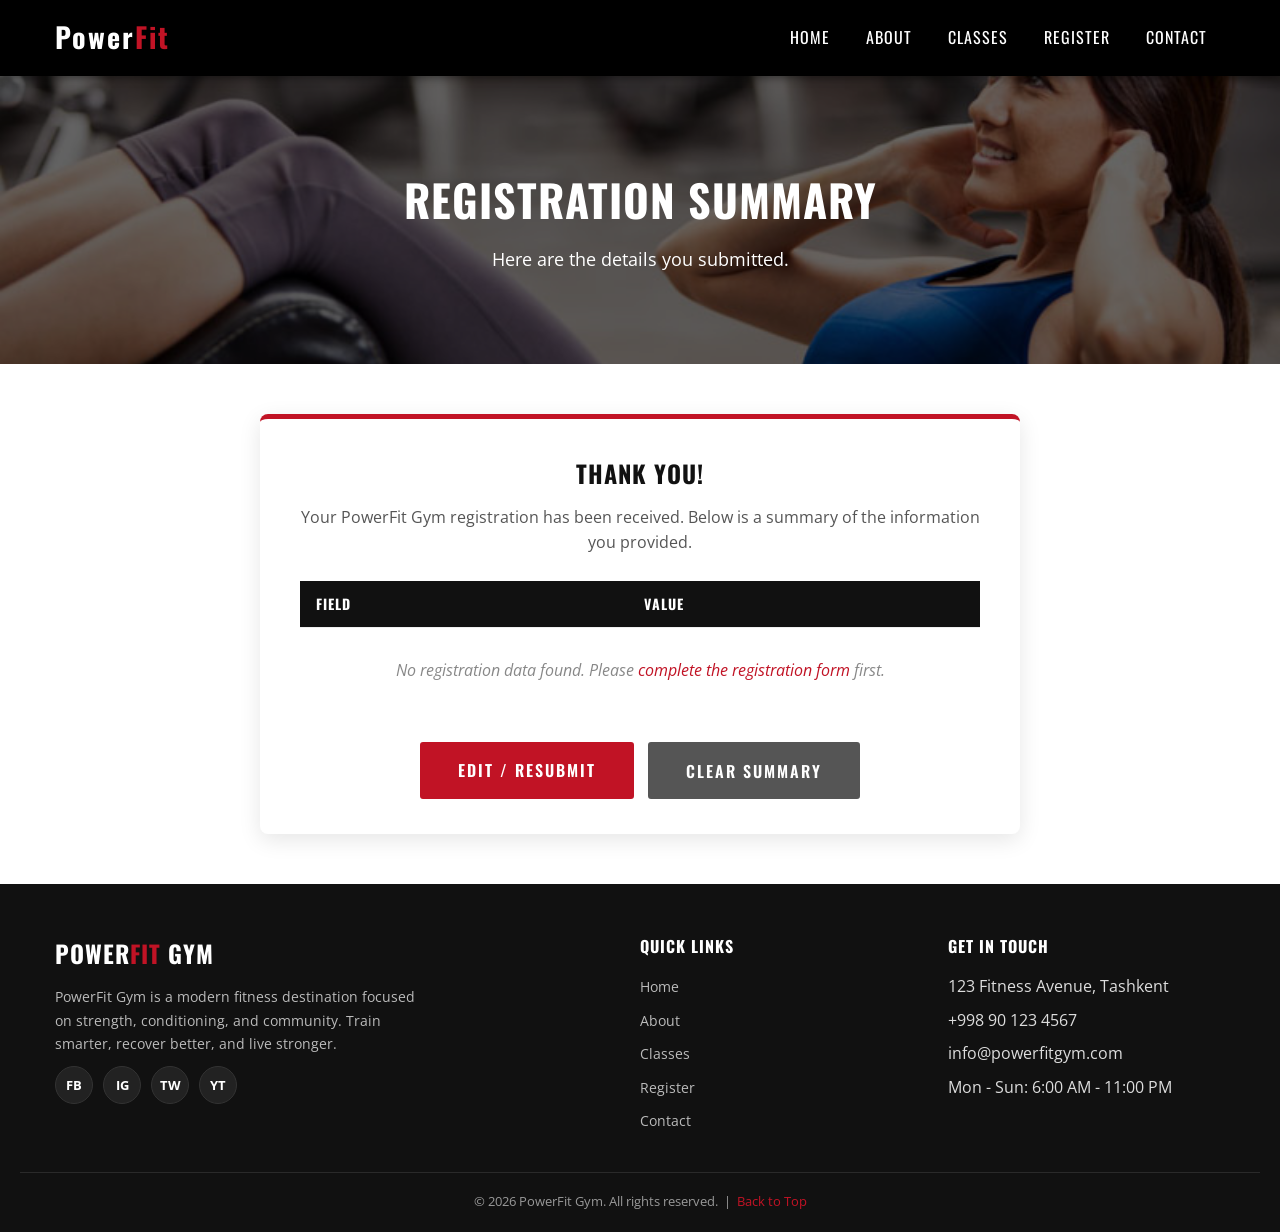
<file: summary.html>
<!DOCTYPE html>
<html lang="en">
<head>
    <meta charset="UTF-8">
    <meta name="viewport" content="width=device-width, initial-scale=1.0">
    <title>PowerFit Gym | Registration Summary</title>
    <meta name="description" content="Registration summary - submitted PowerFit Gym membership data.">
    <link rel="stylesheet" href="css/styles.css">
</head>
<body id="top">

    <header class="site-header">
        <div class="header-inner">
            <div class="logo">
                <a href="index.html">Power<span>Fit</span></a>
            </div>
            <div class="ham-burger" aria-label="Toggle menu">
                <span></span>
                <span></span>
                <span></span>
            </div>
            <nav class="main-nav" aria-label="Main navigation">
                <ul>
                    <li><a href="index.html">Home</a></li>
                    <li><a href="about.html">About</a></li>
                    <li><a href="classes.html">Classes</a></li>
                    <li><a href="register.html">Register</a></li>
                    <li><a href="contact.html">Contact</a></li>
                </ul>
            </nav>
        </div>
    </header>

    <main>

        <section class="page-banner">
            <h1>Registration Summary</h1>
            <p>Here are the details you submitted.</p>
        </section>

        <section class="summary-section">
            <div class="container">
                <article class="summary-card">
                    <h2>Thank You!</h2>
                    <p class="summary-intro">Your PowerFit Gym registration has been received. Below is a summary of the information you provided.</p>

                    <table class="summary-table" id="summary-table">
                        <thead>
                            <tr>
                                <th>Field</th>
                                <th>Value</th>
                            </tr>
                        </thead>
                        <tbody id="summary-body">
                        </tbody>
                    </table>

                    <p class="summary-empty" id="summary-empty">
                        No registration data found. Please <a href="register.html" class="text-accent">complete the registration form</a> first.
                    </p>

                    <div class="summary-actions">
                        <a href="register.html" class="btn">Edit / Resubmit</a>
                        <button type="button" id="clear-summary" class="btn btn-reset">Clear Summary</button>
                    </div>
                </article>
            </div>
        </section>
    </main>

    <footer class="site-footer">
        <div class="footer-inner">
            <div class="footer-brand">
                <h3>Power<span>Fit</span> Gym</h3>
                <p>PowerFit Gym is a modern fitness destination focused on strength, conditioning, and community. Train smarter, recover better, and live stronger.</p>
                <div class="social-links" aria-label="Social media">
                    <a href="#" aria-label="Facebook">FB</a>
                    <a href="#" aria-label="Instagram">IG</a>
                    <a href="#" aria-label="Twitter">TW</a>
                    <a href="#" aria-label="YouTube">YT</a>
                </div>
            </div>
            <div class="footer-col">
                <h4>Quick Links</h4>
                <ul>
                    <li><a href="index.html">Home</a></li>
                    <li><a href="about.html">About</a></li>
                    <li><a href="classes.html">Classes</a></li>
                    <li><a href="register.html">Register</a></li>
                    <li><a href="contact.html">Contact</a></li>
                </ul>
            </div>
            <div class="footer-col">
                <h4>Get In Touch</h4>
                <ul>
                    <li>123 Fitness Avenue, Tashkent</li>
                    <li>+998 90 123 4567</li>
                    <li>info@powerfitgym.com</li>
                    <li>Mon - Sun: 6:00 AM - 11:00 PM</li>
                </ul>
            </div>
        </div>
        <div class="footer-bottom">
            <p>&copy; 2026 PowerFit Gym. All rights reserved. &nbsp;|&nbsp; <a href="#top">Back to Top</a></p>
        </div>
    </footer>

    <a href="#top" class="back-to-top" aria-label="Back to top">&uarr;</a>

    <script src="js/scripts.js"></script>
</body>
</html>
</file>
<file: css/styles.css>
/* =========================================================
   PowerFit Gym - Main Stylesheet
   External CSS only (no inline styles, no <style> tags).
   ========================================================= */

@import url('https://fonts.googleapis.com/css2?family=Oswald:wght@300;400;500;600;700&family=Open+Sans:wght@400;600&display=swap');

* {
    box-sizing: border-box;
    margin: 0;
    padding: 0;
}

html {
    scroll-behavior: smooth;
}

body {
    font-family: 'Open Sans', Arial, sans-serif;
    color: #222;
    background-color: #f5f5f5;
    line-height: 1.6;
    overflow-x: hidden;
}

h1, h2, h3, h4, h5, h6 {
    font-family: 'Oswald', sans-serif;
    text-transform: uppercase;
    letter-spacing: 1px;
    color: #111;
}

a {
    text-decoration: none;
    color: inherit;
}

img {
    max-width: 100%;
    display: block;
}

.container {
    max-width: 1170px;
    margin: 0 auto;
    padding: 0 15px;
}

/* ---------- Header & Navigation ---------- */
.site-header {
    position: fixed;
    top: 0;
    left: 0;
    width: 100%;
    z-index: 100;
    background-color: #000000;
    padding: 15px 20px;
    box-shadow: 0 2px 8px rgba(0, 0, 0, 0.4);
}

.site-header .header-inner {
    max-width: 1170px;
    margin: 0 auto;
    display: flex;
    justify-content: space-between;
    align-items: center;
}

.logo a {
    font-family: 'Oswald', sans-serif;
    font-size: 28px;
    font-weight: 700;
    color: #ffffff;
    letter-spacing: 2px;
}

.logo a span {
    color: #c11325;
}

.main-nav ul {
    list-style: none;
    display: flex;
}

.main-nav ul li a {
    display: block;
    padding: 10px 18px;
    color: #ffffff;
    font-family: 'Oswald', sans-serif;
    font-size: 16px;
    text-transform: uppercase;
    letter-spacing: 1px;
    transition: color 0.3s ease, background-color 0.3s ease;
    border-radius: 3px;
}

.main-nav ul li a:hover,
.main-nav ul li a.active {
    background-color: #c11325;
    color: #ffffff;
}

.ham-burger {
    display: none;
    width: 35px;
    height: 28px;
    cursor: pointer;
    flex-direction: column;
    justify-content: space-between;
    z-index: 110;
}

.ham-burger span {
    display: block;
    height: 4px;
    width: 100%;
    background-color: #ffffff;
    border-radius: 2px;
    transition: transform 0.4s ease, opacity 0.4s ease;
}

.ham-burger.active span:nth-child(1) {
    transform: translateY(12px) rotate(45deg);
}

.ham-burger.active span:nth-child(2) {
    opacity: 0;
}

.ham-burger.active span:nth-child(3) {
    transform: translateY(-12px) rotate(-45deg);
}


main {
    padding-top: 75px;
    min-height: calc(100vh - 200px);
}

.hero {
    background-image: linear-gradient(rgba(0, 0, 0, 0.55), rgba(0, 0, 0, 0.55)), url('../assets/home.jpg');
    background-size: cover;
    background-position: center;
    color: #ffffff;
    height: 90vh;
    display: flex;
    align-items: center;
    justify-content: center;
    text-align: center;
    padding: 0 20px;
}

.hero-content h1 {
    color: #ffffff;
    font-size: 56px;
    font-weight: 700;
    margin-bottom: 15px;
}

.hero-content h1 span {
    color: #c15325;
}

.hero-content p {
    font-size: 20px;
    margin-bottom: 30px;
    max-width: 700px;
    margin-left: auto;
    margin-right: auto;
}

.page-banner {
    background-image: linear-gradient(rgba(0,0,0,0.6),rgba(0,0,0,0.6)),url('../assets/gallery2.jpg');
    background-size: cover;
    background-position: center;
    color: #ffffff;
    text-align: center;
    padding: 90px 20px;
}

.page-banner h1 {
    color: #ffffff;
    font-size: 44px;
    margin-bottom: 10px;
}

.page-banner p {
    font-size: 18px;
}

/* ---------- Buttons ---------- */
.btn {
    display: inline-block;
    padding: 14px 36px;
    background-color: #c11325;
    color: #ffffff;
    font-family: 'Oswald', sans-serif;
    font-size: 16px;
    font-weight: 600;
    text-transform: uppercase;
    letter-spacing: 2px;
    border: 2px solid #c11325;
    border-radius: 3px;
    cursor: pointer;
    transition: background-color 0.3s ease, color 0.3s ease, transform 0.2s ease;
}

.btn:hover {
    background-color: #ffffff;
    color: #c11325;
    transform: translateY(-2px);
}

.btn-secondary {
    background-color: transparent;
    color: #ffffff;
    border-color: #ffffff;
}

.btn-secondary:hover {
    background-color: #ffffff;
    color: #000000;
}


section {
    padding: 70px 0;
}

.section-title {
    text-align: center;
    margin-bottom: 50px;
}

.section-title h2 {
    font-size: 38px;
    color: #111;
    position: relative;
    display: inline-block;
    padding-bottom: 12px;
}

.section-title h2::after {
    content: '';
    position: absolute;
    left: 50%;
    bottom: 0;
    transform: translateX(-50%);
    width: 70px;
    height: 3px;
    background-color: #c11325;
}

.section-title p {
    margin-top: 12px;
    color: #555;
    max-width: 700px;
    margin-left: auto;
    margin-right: auto;
}


.feature-grid {
    display: grid;
    grid-template-columns: repeat(3, 1fr);
    gap: 25px;
}

.feature-card {
    background-color: #ffffff;
    border-radius: 6px;
    overflow: hidden;
    box-shadow: 0 4px 12px rgba(0, 0, 0, 0.08);
    transition: transform 0.3s ease, box-shadow 0.3s ease;
}

.feature-card:hover {
    transform: translateY(-8px);
    box-shadow: 0 8px 20px rgba(0, 0, 0, 0.18);
}

.feature-card img {
    width: 100%;
    height: 220px;
    object-fit: cover;
}

.feature-card .feature-text {
    padding: 22px 18px;
}

.feature-card h4 {
    font-size: 20px;
    color: #c11325;
    margin-bottom: 10px;
}

.feature-card p {
    color: #555;
    font-size: 15px;
}


.two-column {
    display: grid;
    grid-template-columns: 1fr 1fr;
    gap: 40px;
    align-items: center;
}

.two-column img {
    border-radius: 6px;
    box-shadow: 0 6px 18px rgba(0, 0, 0, 0.15);
}

.two-column h2 {
    color: #111;
    font-size: 32px;
    margin-bottom: 15px;
}

.two-column h2 span {
    color: #c11325;
}

.two-column p {
    color: #444;
    margin-bottom: 14px;
}


.trainer-grid {
    display: grid;
    grid-template-columns: repeat(3, 1fr);
    gap: 25px;
}

.trainer-card {
    background-color: #ffffff;
    border-radius: 6px;
    overflow: hidden;
    text-align: center;
    box-shadow: 0 4px 14px rgba(0, 0, 0, 0.1);
    transition: transform 0.3s ease;
}

.trainer-card:hover {
    transform: scale(1.03);
}

.trainer-card img {
    width: 100%;
    height: 280px;
    object-fit: cover;
}

.trainer-card .trainer-info {
    padding: 18px;
}

.trainer-card h4 {
    color: #111;
    font-size: 18px;
}

.trainer-card .role {
    color: #c11325;
    font-size: 14px;
    margin-bottom: 10px;
    text-transform: uppercase;
    letter-spacing: 1px;
}


.class-grid {
    display: grid;
    grid-template-columns: repeat(3, 1fr);
    gap: 25px;
}

.class-card {
    position: relative;
    background-color: #ffffff;
    border-radius: 6px;
    overflow: hidden;
    box-shadow: 0 4px 12px rgba(0, 0, 0, 0.1);
    transition: transform 0.3s ease, box-shadow 0.3s ease;
}

.class-card:hover {
    transform: translateY(-6px);
    box-shadow: 0 10px 22px rgba(0, 0, 0, 0.18);
}

.class-card img {
    width: 100%;
    height: 220px;
    object-fit: cover;
}

.class-card .class-info {
    padding: 20px;
}

.class-card h3 {
    font-size: 22px;
    color: #111;
    margin-bottom: 8px;
}

.class-card .class-tag {
    display: inline-block;
    background-color: #c11325;
    color: #ffffff;
    padding: 4px 10px;
    border-radius: 3px;
    font-size: 12px;
    text-transform: uppercase;
    letter-spacing: 1px;
    margin-bottom: 10px;
}

.class-card p {
    color: #555;
    font-size: 15px;
}


.plan-grid {
    display: grid;
    grid-template-columns: repeat(3, 1fr);
    gap: 25px;
}

.plan-card {
    background-color: #ffffff;
    border-radius: 6px;
    overflow: hidden;
    box-shadow: 0 4px 14px rgba(0, 0, 0, 0.1);
    text-align: center;
    transition: transform 0.3s ease;
}

.plan-card:hover {
    transform: translateY(-6px);
}

.plan-card .plan-header {
    background-color: #111;
    color: #ffffff;
    padding: 25px 15px;
}

.plan-card .plan-header h3 {
    color: #ffffff;
    font-size: 22px;
    margin-bottom: 8px;
}

.plan-card .plan-price {
    font-size: 36px;
    color: #c11325;
    font-family: 'Oswald', sans-serif;
    font-weight: 700;
}

.plan-card .plan-price small {
    font-size: 14px;
    color: #ddd;
}

.plan-card ul {
    list-style: none;
    padding: 25px 20px;
}

.plan-card ul li {
    padding: 8px 0;
    border-bottom: 1px solid #eee;
    color: #444;
    font-size: 15px;
}

.plan-card ul li:last-child {
    border-bottom: none;
}

.plan-card .plan-cta {
    padding: 0 20px 25px;
}


.form-section {
    background-color: #ffffff;
    padding: 50px 0;
}

.form-card {
    max-width: 760px;
    margin: 0 auto;
    background-color: #ffffff;
    padding: 35px 40px;
    border-radius: 8px;
    box-shadow: 0 6px 22px rgba(0, 0, 0, 0.1);
    border-top: 5px solid #c11325;
}

.form-card h2 {
    text-align: center;
    margin-bottom: 8px;
}

.form-card .form-intro {
    text-align: center;
    color: #555;
    margin-bottom: 28px;
}

.form-group {
    margin-bottom: 20px;
}

.form-group label {
    display: block;
    margin-bottom: 8px;
    font-weight: 600;
    color: #222;
    font-family: 'Oswald', sans-serif;
    text-transform: uppercase;
    font-size: 14px;
    letter-spacing: 1px;
}

.form-group input[type="text"],
.form-group input[type="email"],
.form-group input[type="number"],
.form-group input[type="tel"],
.form-group select,
.form-group textarea {
    width: 100%;
    padding: 12px 14px;
    border: 1px solid #ccc;
    border-radius: 4px;
    font-size: 15px;
    font-family: 'Open Sans', sans-serif;
    transition: border-color 0.3s ease, box-shadow 0.3s ease;
}

.form-group input:focus,
.form-group select:focus,
.form-group textarea:focus {
    outline: none;
    border-color: #c11325;
    box-shadow: 0 0 0 3px rgba(193, 19, 37, 0.15);
}

.form-group textarea {
    resize: vertical;
    min-height: 110px;
}

.radio-group,
.checkbox-group {
    display: flex;
    flex-wrap: wrap;
    gap: 14px;
}

.radio-group label,
.checkbox-group label {
    display: inline-flex;
    align-items: center;
    gap: 8px;
    background-color: #f7f7f7;
    padding: 10px 16px;
    border-radius: 4px;
    border: 1px solid #ddd;
    font-family: 'Open Sans', sans-serif;
    text-transform: none;
    letter-spacing: 0;
    font-size: 15px;
    font-weight: 400;
    cursor: pointer;
    transition: background-color 0.2s ease, border-color 0.2s ease;
}

.radio-group label:hover,
.checkbox-group label:hover {
    background-color: #fff0f1;
    border-color: #c11325;
}

.form-buttons {
    display: flex;
    justify-content: center;
    gap: 14px;
    margin-top: 28px;
    flex-wrap: wrap;
}

.btn-reset {
    background-color: #555;
    border-color: #555;
}

.btn-reset:hover {
    background-color: #ffffff;
    color: #555;
    border-color: #555;
}


.contact-grid {
    display: grid;
    grid-template-columns: repeat(3, 1fr);
    gap: 25px;
}

.contact-card {
    background-color: #ffffff;
    padding: 30px 20px;
    text-align: center;
    border-radius: 6px;
    box-shadow: 0 4px 14px rgba(0, 0, 0, 0.08);
    transition: transform 0.3s ease, box-shadow 0.3s ease;
}

.contact-card:hover {
    transform: translateY(-5px);
    box-shadow: 0 8px 20px rgba(0, 0, 0, 0.15);
}

.contact-card .icon {
    width: 64px;
    height: 64px;
    line-height: 64px;
    margin: 0 auto 15px;
    background-color: #c11325;
    color: #ffffff;
    border-radius: 50%;
    font-size: 28px;
    font-weight: 700;
}

.contact-card h4 {
    margin-bottom: 8px;
    color: #111;
    font-size: 20px;
}

.contact-card p {
    color: #555;
    font-size: 15px;
}

.map-wrapper {
    margin-top: 40px;
    border-radius: 6px;
    overflow: hidden;
    box-shadow: 0 4px 14px rgba(0, 0, 0, 0.1);
}

.map-wrapper iframe,
.map-wrapper .map-placeholder {
    width: 100%;
    height: 320px;
    border: none;
    display: block;
}

.map-placeholder {
    background-image: linear-gradient(rgba(0, 0, 0, 0.35), rgba(0, 0, 0, 0.35)), url('../assets/gallery3.jpg');
    background-size: cover;
    background-position: center;
    color: #ffffff;
    display: flex;
    align-items: center;
    justify-content: center;
    font-family: 'Oswald', sans-serif;
    font-size: 22px;
    letter-spacing: 1px;
}


.summary-section {
    background-color: #ffffff;
    padding: 50px 0;
}

.summary-card {
    max-width: 760px;
    margin: 0 auto;
    background-color: #ffffff;
    padding: 35px 40px;
    border-radius: 8px;
    box-shadow: 0 6px 22px rgba(0, 0, 0, 0.1);
    border-top: 5px solid #c11325;
}

.summary-card h2 {
    text-align: center;
    margin-bottom: 12px;
}

.summary-card .summary-intro {
    text-align: center;
    color: #555;
    margin-bottom: 25px;
}

.summary-table {
    width: 100%;
    border-collapse: collapse;
    margin-top: 10px;
}

.summary-table th,
.summary-table td {
    text-align: left;
    padding: 12px 16px;
    border-bottom: 1px solid #eee;
    font-size: 15px;
}

.summary-table th {
    background-color: #111;
    color: #ffffff;
    font-family: 'Oswald', sans-serif;
    text-transform: uppercase;
    letter-spacing: 1px;
    font-size: 14px;
}

.summary-table tr:nth-child(even) td {
    background-color: #f7f7f7;
}

.summary-empty {
    text-align: center;
    padding: 30px;
    color: #888;
    font-style: italic;
}

.summary-actions {
    margin-top: 28px;
    display: flex;
    justify-content: center;
    gap: 14px;
    flex-wrap: wrap;
}


.cta-strip {
    background-image: linear-gradient(rgba(0, 0, 0, 0.6), rgba(0, 0, 0, 0.6)), url('../assets/gallery1.jpg');
    background-size: cover;
    background-position: center;
    color: #ffffff;
    text-align: center;
    padding: 70px 20px;
}

.cta-strip h2 {
    color: #ffffff;
    font-size: 36px;
    margin-bottom: 12px;
}

.cta-strip p {
    margin-bottom: 22px;
    font-size: 18px;
}


.gallery-strip {
    display: grid;
    grid-template-columns: repeat(4, 1fr);
    gap: 8px;
    padding: 0;
}

.gallery-strip img {
    width: 100%;
    height: 220px;
    object-fit: cover;
    transition: transform 0.4s ease, filter 0.4s ease;
}

.gallery-strip img:hover {
    transform: scale(1.05);
    filter: brightness(0.75);
}


.site-footer {
    background-color: #111;
    color: #ddd;
    padding: 50px 20px 20px;
}


.footer-inner {
    max-width: 1170px;
    margin: 0 auto;
    display: grid;
    grid-template-columns: 2fr 1fr 1fr;
    gap: 30px;
}

.footer-brand h3 {
    color: #ffffff;
    margin-bottom: 12px;
    font-size: 24px;
}

.footer-brand h3 span {
    color: #c11325;
}

.footer-brand p {
    color: #bbb;
    font-size: 14px;
    line-height: 1.7;
    max-width: 360px;
}

.footer-col h4 {
    color: #ffffff;
    margin-bottom: 14px;
    font-size: 16px;
    letter-spacing: 1px;
}

.footer-col ul {
    list-style: none;
}

.footer-col ul li {
    margin-bottom: 8px;
}

.footer-col ul li a {
    color: #bbb;
    font-size: 14px;
    transition: color 0.2s ease;
}

.footer-col ul li a:hover {
    color: #c11325;
}

.social-links {
    display: flex;
    gap: 10px;
    margin-top: 10px;
}

.social-links a {
    display: inline-flex;
    align-items: center;
    justify-content: center;
    width: 38px;
    height: 38px;
    background-color: #222;
    color: #ffffff;
    border-radius: 50%;
    font-size: 13px;
    font-weight: 700;
    transition: background-color 0.3s ease, transform 0.3s ease;
    border: 1px solid #333;
}

.social-links a:hover {
    background-color: #c11325;
    transform: translateY(-3px);
}


.footer-bottom {
    border-top: 1px solid #2a2a2a;
    margin-top: 30px;
    padding-top: 18px;
    text-align: center;
    color: #999;
    font-size: 13px;
}

.footer-bottom a {
    color: #c11325;
}


.back-to-top {
    position: fixed;
    bottom: 24px;
    right: 24px;
    background-color: #c11325;
    color: #ffffff;
    width: 46px;
    height: 46px;
    border-radius: 50%;
    display: none;
    align-items: center;
    justify-content: center;
    text-decoration: none;
    font-family: 'Oswald', sans-serif;
    font-weight: 700;
    box-shadow: 0 4px 12px rgba(0, 0, 0, 0.3);
    z-index: 99;
    transition: background-color 0.3s ease, transform 0.3s ease;
    cursor: pointer;
    border: none;
}

.back-to-top:hover {
    background-color: #915019;
    transform: translateY(-3px);
}

.back-to-top.visible {
    display: flex;
}


.bg-white {
    background-color: #ffffff;
}

.no-padding {
    padding: 0;
}

.text-accent {
    color: #c11325;
}

.text-center {
    text-align: center;
}

.error-box {
    display: none;
    background-color: #fff0f1;
    border-left: 4px solid #c11325;
    color: #911019;
    padding: 14px 18px;
    border-radius: 4px;
    margin-bottom: 18px;
    font-size: 14px;
}

.error-box ul {
    margin: 0;
    padding-left: 20px;
}


@media (max-width: 992px) {
    .hero-content h1 { font-size: 42px; }
    .feature-grid,
    .trainer-grid,
    .class-grid,
    .plan-grid,
    .contact-grid {
        grid-template-columns: repeat(2, 1fr);
    }
    .gallery-strip { grid-template-columns: repeat(2, 1fr); }
    .footer-inner { grid-template-columns: 1fr 1fr; }
}

@media (max-width: 768px) {
    .ham-burger { display: flex; }

    .main-nav {
        position: fixed;
        top: 0;
        right: 0;
        width: 260px;
        height: 100vh;
        background-color: #c11325;
        padding: 80px 0 20px;
        transform: translateX(100%);
        transition: transform 0.4s ease;
    }

    .main-nav.open {
        transform: translateX(0);
    }

    .main-nav ul {
        flex-direction: column;
    }

    .main-nav ul li a {
        font-size: 18px;
        padding: 14px 24px;
        border-radius: 0;
    }

    .main-nav ul li a:hover,
    .main-nav ul li a.active {
        background-color: rgba(0, 0, 0, 0.25);
    }

    .hero { height: 75vh; }
    .hero-content h1 { font-size: 34px; }
    .hero-content p { font-size: 16px; }

    .two-column {
        grid-template-columns: 1fr;
    }

    .feature-grid,
    .trainer-grid,
    .class-grid,
    .plan-grid,
    .contact-grid {
        grid-template-columns: 1fr;
    }

    .footer-inner { grid-template-columns: 1fr; }

    .form-card,
    .summary-card {
        padding: 25px 20px;
    }

    .section-title h2 { font-size: 28px; }
}

@media (max-width: 480px) {
    .hero-content h1 { font-size: 28px; }
    .page-banner h1 { font-size: 30px; }
    .gallery-strip { grid-template-columns: 1fr}
}
</file>
